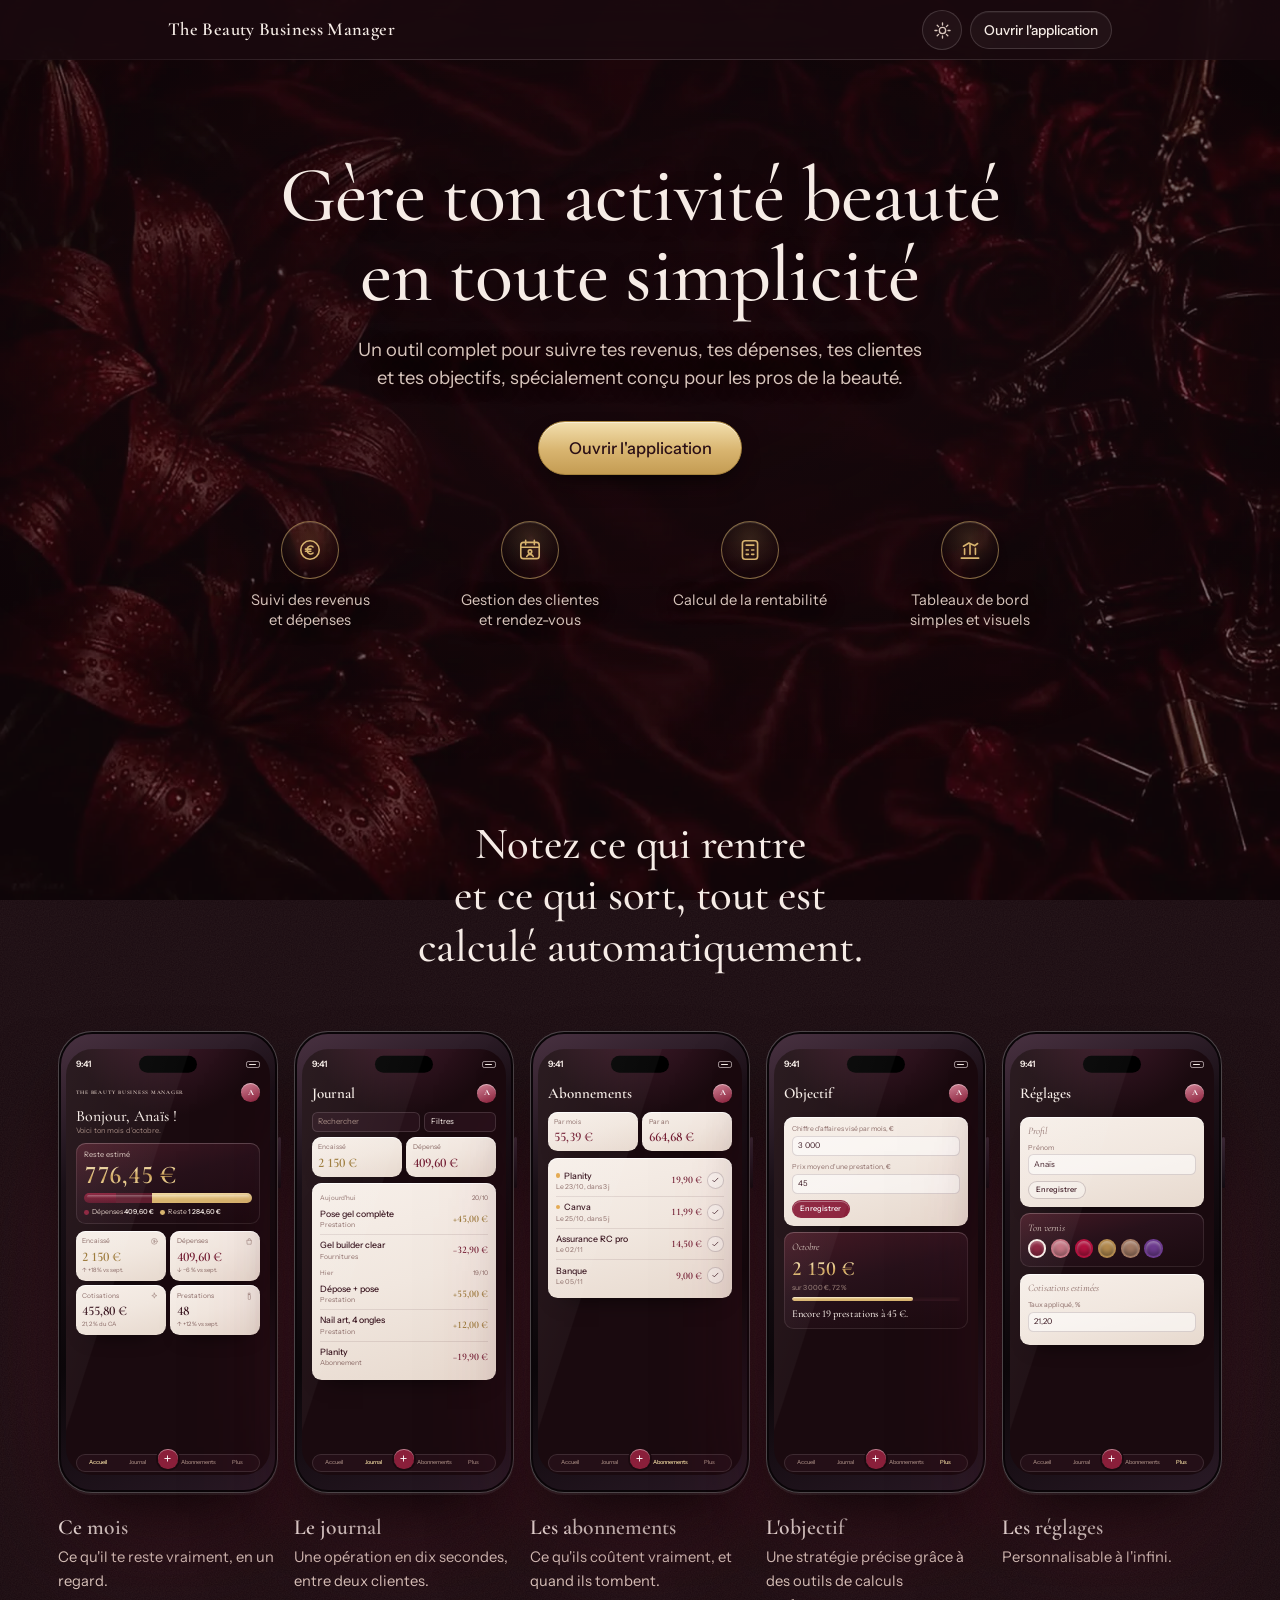
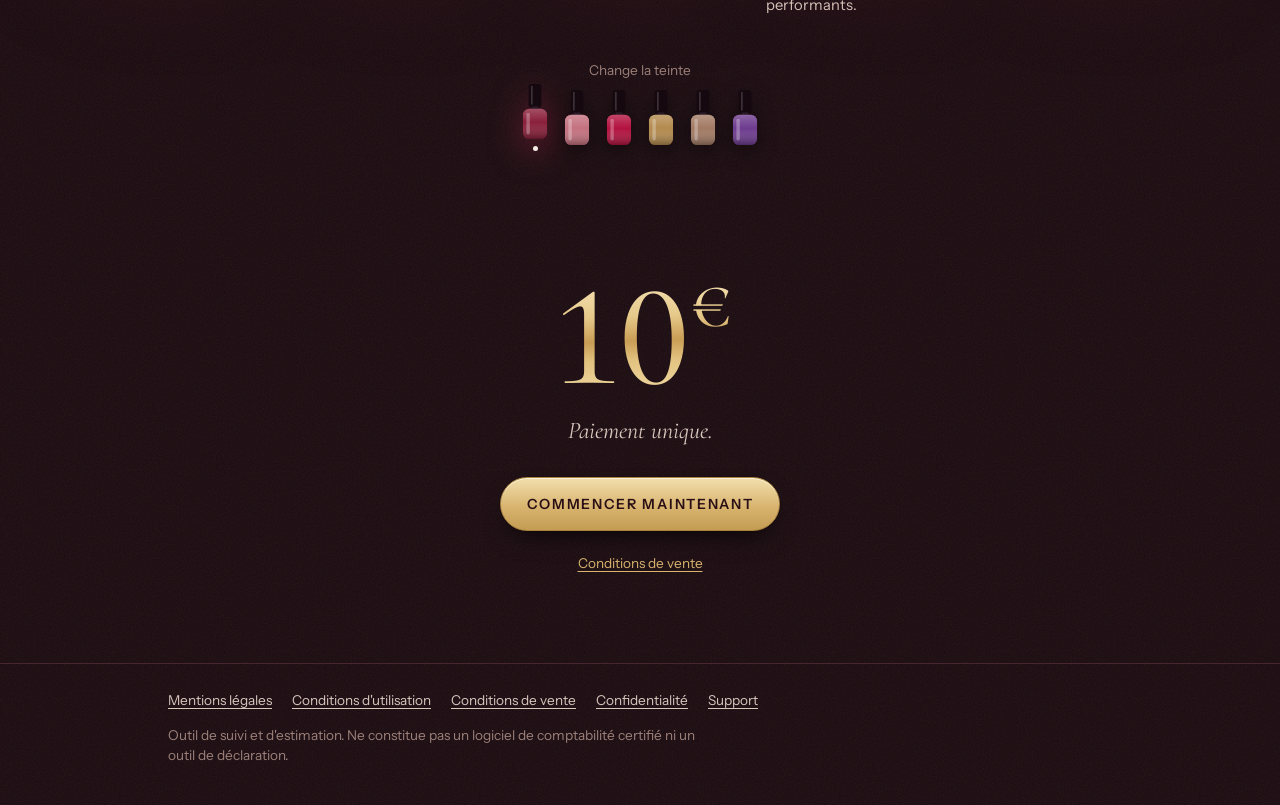
<file: index.html>
<!doctype html>
<html lang="fr">
<head>
<meta charset="utf-8">
<meta name="viewport" content="width=device-width, initial-scale=1, viewport-fit=cover">
<title>The Beauty Business Manager — gère ton activité beauté en toute simplicité</title>
<meta name="description" content="Un outil complet pour suivre tes revenus, tes dépenses, tes clientes et tes objectifs, spécialement conçu pour les pros de la beauté.">
<meta name="theme-color" content="#1a0a0f">
<script>try{var m=localStorage.getItem('bbm_mode');document.documentElement.dataset.mode=(m==='jour'||(m==='auto'&&matchMedia('(prefers-color-scheme: light)').matches))?'jour':'nuit'}catch(e){}</script>
<link rel="manifest" href="./manifest.webmanifest">
<link rel="icon" href="./icons/icon-192.png" type="image/png">
<link rel="preconnect" href="https://fonts.googleapis.com"><link rel="preconnect" href="https://fonts.gstatic.com" crossorigin><link href="https://fonts.googleapis.com/css2?family=Cormorant+Garamond:ital,wght@0,400;0,500;0,600;0,700;1,400;1,500&family=Instrument+Sans:wght@400;500;600&display=swap" rel="stylesheet">
<link rel="stylesheet" href="./css/style.css">
<link rel="stylesheet" href="./css/landing.css">
</head>
<body>
<svg width="0" height="0" style="position:absolute" aria-hidden="true"><defs>
  <linearGradient id="bottle-gloss" x1="0" y1="0" x2="0" y2="1">
    <stop offset="0" stop-color="#fff" stop-opacity=".22"/><stop offset=".45" stop-color="#fff" stop-opacity="0"/><stop offset="1" stop-color="#000" stop-opacity=".32"/>
  </linearGradient>
  <symbol id="f-revenus" viewBox="0 0 24 24"><circle cx="12" cy="12" r="8.5"/><path d="M14.8 9.2A3.2 3.2 0 0 0 9.4 11v2a3.2 3.2 0 0 0 5.4 1.8M7.8 11.2h5M7.8 13.2h5"/></symbol>
  <symbol id="f-clientes" viewBox="0 0 24 24"><rect x="3.5" y="5" width="17" height="15" rx="2.5"/><path d="M3.5 9.5h17M8 3v4M16 3v4"/><circle cx="12" cy="13.5" r="1.6"/><path d="M9 18c.6-1.3 1.6-2 3-2s2.4.7 3 2"/></symbol>
  <symbol id="f-rentabilite" viewBox="0 0 24 24"><rect x="5" y="3.5" width="14" height="17" rx="2.5"/><path d="M8.5 7.5h7M8.5 12h2M13.5 12h2M8.5 16h2M13.5 16h2"/></symbol>
  <symbol id="f-tableaux" viewBox="0 0 24 24"><path d="M4 19.5h16M7 16V11M12 16V7M17 16v-5.5"/><path d="M6 8.5l5-3 5.5 2.5 2.5-2"/></symbol>
  <symbol id="s-plus" viewBox="0 0 24 24"><path d="M12 5v14M5 12h14"/></symbol>
  <symbol id="s-check" viewBox="0 0 24 24"><path d="M5 12l4 4L19 6"/></symbol>
  <symbol id="s-in" viewBox="0 0 24 24"><circle cx="12" cy="12" r="8"/><path d="M12 8v8M9.5 10.5h3.8a1.7 1.7 0 0 1 0 3.4H10"/></symbol>
  <symbol id="s-out" viewBox="0 0 24 24"><path d="M6 9h12l-1 11H7zM9 9V7a3 3 0 0 1 6 0v2"/></symbol>
  <symbol id="s-rest" viewBox="0 0 24 24"><path d="M12 3l1.8 5.2L19 10l-5.2 1.8L12 17l-1.8-5.2L5 10l5.2-1.8z"/></symbol>
  <symbol id="s-bottle" viewBox="0 0 24 24"><path d="M10 3h4v4h-4zM10 7h4l1 3v9a2 2 0 0 1-2 2h-2a2 2 0 0 1-2-2v-9z"/></symbol>
</defs></svg>

<header class="app-header"><div class="container">
  <a class="brand" href="./index.html">The Beauty Business Manager</a>
  <div class="hdr-right"><button class="mode-toggle" data-mode-toggle type="button" aria-label="Passer en mode jour"><svg class="sun" viewBox="0 0 24 24" aria-hidden="true"><circle cx="12" cy="12" r="4"/><path d="M12 2.5v2.5M12 19v2.5M2.5 12H5M19 12h2.5M5.3 5.3l1.8 1.8M16.9 16.9l1.8 1.8M5.3 18.7l1.8-1.8M16.9 7.1l1.8-1.8"/></svg><svg class="moon" viewBox="0 0 24 24" aria-hidden="true"><path d="M20 14.5A8.5 8.5 0 0 1 9.5 4a8.5 8.5 0 1 0 10.5 10.5z"/></svg></button><a class="btn btn-ghost btn-sm" href="./app.html"><span class="full">Ouvrir l'application</span><span class="short">Ouvrir</span></a></div>
</div></header>

<main>
  <div class="hero-bg">
  <section class="hero container">
    <h1>Gère ton activité beauté en toute simplicité</h1>
    <p class="who">Un outil complet pour suivre tes revenus, tes dépenses, tes clientes et tes objectifs, spécialement conçu pour les pros de la beauté.</p>
    <a class="btn btn-gold btn-lg" href="./app.html">Ouvrir l'application</a>
    <ul class="features">
      <li><i><svg><use href="#f-revenus"/></svg></i><span>Suivi des revenus et dépenses</span></li>
      <li><i><svg><use href="#f-clientes"/></svg></i><span>Gestion des clientes et rendez-vous</span></li>
      <li><i><svg><use href="#f-rentabilite"/></svg></i><span>Calcul de la rentabilité</span></li>
      <li><i><svg><use href="#f-tableaux"/></svg></i><span>Tableaux de bord simples et visuels</span></li>
    </ul>
  </section>
  </div>

  <section class="claim container">
    <h2>Notez ce qui rentre et ce qui sort, tout est calculé automatiquement.</h2>
  </section>

  <section class="nuancier container" aria-label="Les écrans de l'application">
    <div class="rail">
      <figure>
        <div class="phone"><div class="screen">
          <div class="sb"><span>9:41</span><span class="island"></span><span class="ic"><b></b></span></div>
          <div class="s-top"><span class="s-brand">The Beauty Business Manager</span><span class="s-avatar">A</span></div>
          <div class="s-greet"><b>Bonjour, Anaïs !</b><small>Voici ton mois d'octobre.</small></div>
          <div class="s-card dark">
            <div class="s-lede">Reste estimé</div>
            <div class="s-value foil" id="demo-value">0 €</div>
            <div class="lacquer" id="demo-bar"><span class="seg-dep" style="width:0"></span><span class="seg-cot" style="width:0"></span><span class="seg-reste" style="width:0"></span></div>
            <div class="s-legend"><span style="--c:var(--laque)">Dépenses <b>409,60 €</b></span><span style="--c:var(--or)">Reste <b>1 284,60 €</b></span></div>
          </div>
          <div class="s-kpis">
            <div class="s-card s-kpi in"><div class="k">Encaissé <svg><use href="#s-in"/></svg></div><div class="v">2 150 €</div><div class="d">↑ +18 % vs sept.</div></div>
            <div class="s-card s-kpi out"><div class="k">Dépenses <svg><use href="#s-out"/></svg></div><div class="v">409,60 €</div><div class="d">↓ −6 % vs sept.</div></div>
            <div class="s-card s-kpi"><div class="k">Cotisations <svg><use href="#s-rest"/></svg></div><div class="v">455,80 €</div><div class="d">21,2 % du CA</div></div>
            <div class="s-card s-kpi"><div class="k">Prestations <svg><use href="#s-bottle"/></svg></div><div class="v">48</div><div class="d">↑ +12 % vs sept.</div></div>
          </div>
          <nav class="s-tabs2"><span class="on">Accueil</span><span>Journal</span><span class="plus"><svg><use href="#s-plus"/></svg></span><span>Abonnements</span><span>Plus</span></nav>
        </div></div>
        <figcaption><b>Ce mois</b><span>Ce qu'il te reste vraiment, en un regard.</span></figcaption>
      </figure>

      <figure>
        <div class="phone"><div class="screen">
          <div class="sb"><span>9:41</span><span class="island"></span><span class="ic"><b></b></span></div>
          <div class="s-top"><b class="s-title">Journal</b><span class="s-avatar">A</span></div>
          <div class="s-filters"><div class="s-input ph">Rechercher</div><div class="s-input">Filtres</div></div>
          <div class="s-kpis" style="margin-top:.6em"><div class="s-card s-kpi in"><div class="k">Encaissé</div><div class="v">2 150 €</div></div><div class="s-card s-kpi out"><div class="k">Dépensé</div><div class="v">409,60 €</div></div></div>
          <div class="s-card">
            <div class="s-day"><span>Aujourd'hui</span><span>20/10</span></div>
            <div class="s-item"><div class="t"><b>Pose gel complète</b><small>Prestation</small></div><div class="a in">+45,00 €</div></div>
            <div class="s-item"><div class="t"><b>Gel builder clear</b><small>Fournitures</small></div><div class="a out">−32,90 €</div></div>
            <div class="s-day"><span>Hier</span><span>19/10</span></div>
            <div class="s-item"><div class="t"><b>Dépose + pose</b><small>Prestation</small></div><div class="a in">+55,00 €</div></div>
            <div class="s-item"><div class="t"><b>Nail art, 4 ongles</b><small>Prestation</small></div><div class="a in">+12,00 €</div></div>
            <div class="s-item"><div class="t"><b>Planity</b><small>Abonnement</small></div><div class="a out">−19,90 €</div></div>
          </div>
          <nav class="s-tabs2"><span>Accueil</span><span class="on">Journal</span><span class="plus"><svg><use href="#s-plus"/></svg></span><span>Abonnements</span><span>Plus</span></nav>
        </div></div>
        <figcaption><b>Le journal</b><span>Une opération en dix secondes, entre deux clientes.</span></figcaption>
      </figure>

      <figure>
        <div class="phone"><div class="screen">
          <div class="sb"><span>9:41</span><span class="island"></span><span class="ic"><b></b></span></div>
          <div class="s-top"><b class="s-title">Abonnements</b><span class="s-avatar">A</span></div>
          <div class="s-kpis" style="margin-top:.2em"><div class="s-card s-kpi out"><div class="k">Par mois</div><div class="v">55,39 €</div></div><div class="s-card s-kpi out"><div class="k">Par an</div><div class="v">664,68 €</div></div></div>
          <div class="s-card">
            <div class="s-item due"><div class="t"><b>Planity</b><small>Le 23/10, dans 3 j</small></div><div class="a out">19,90 €</div><span class="ck"><svg><use href="#s-check"/></svg></span></div>
            <div class="s-item due"><div class="t"><b>Canva</b><small>Le 25/10, dans 5 j</small></div><div class="a out">11,99 €</div><span class="ck"><svg><use href="#s-check"/></svg></span></div>
            <div class="s-item"><div class="t"><b>Assurance RC pro</b><small>Le 02/11</small></div><div class="a out">14,50 €</div><span class="ck"><svg><use href="#s-check"/></svg></span></div>
            <div class="s-item"><div class="t"><b>Banque</b><small>Le 05/11</small></div><div class="a out">9,00 €</div><span class="ck"><svg><use href="#s-check"/></svg></span></div>
          </div>
          <nav class="s-tabs2"><span>Accueil</span><span>Journal</span><span class="plus"><svg><use href="#s-plus"/></svg></span><span class="on">Abonnements</span><span>Plus</span></nav>
        </div></div>
        <figcaption><b>Les abonnements</b><span>Ce qu'ils coûtent vraiment, et quand ils tombent.</span></figcaption>
      </figure>

      <figure>
        <div class="phone"><div class="screen">
          <div class="sb"><span>9:41</span><span class="island"></span><span class="ic"><b></b></span></div>
          <div class="s-top"><b class="s-title">Objectif</b><span class="s-avatar">A</span></div>
          <div class="s-card">
            <div class="s-field"><label>Chiffre d'affaires visé par mois, €</label><div class="s-input">3 000</div></div>
            <div class="s-field"><label>Prix moyen d'une prestation, €</label><div class="s-input">45</div></div>
            <span class="s-btn pri">Enregistrer</span>
          </div>
          <div class="s-card dark">
            <div class="s-h3">Octobre</div>
            <div class="s-value foil" style="font-size:2.3em">2 150 €</div>
            <div class="s-note">sur 3 000 €, 72 %</div>
            <div class="progress"><span style="width:72%"></span></div>
            <div class="s-line">Encore 19 prestations à 45 €.</div>
          </div>
          <nav class="s-tabs2"><span>Accueil</span><span>Journal</span><span class="plus"><svg><use href="#s-plus"/></svg></span><span>Abonnements</span><span class="on">Plus</span></nav>
        </div></div>
        <figcaption><b>L'objectif</b><span>Une stratégie précise grâce à des outils de calculs performants.</span></figcaption>
      </figure>

      <figure>
        <div class="phone"><div class="screen">
          <div class="sb"><span>9:41</span><span class="island"></span><span class="ic"><b></b></span></div>
          <div class="s-top"><b class="s-title">Réglages</b><span class="s-avatar">A</span></div>
          <div class="s-card">
            <div class="s-h3">Profil</div>
            <div class="s-field"><label>Prénom</label><div class="s-input">Anaïs</div></div>
            <span class="s-btn">Enregistrer</span>
          </div>
          <div class="s-card dark">
            <div class="s-h3">Ton vernis</div>
            <div class="s-swatches"><span class="s-sw on" style="--c:#8a1f3a"></span><span class="s-sw" style="--c:#c4717f"></span><span class="s-sw" style="--c:#b3123f"></span><span class="s-sw" style="--c:#b38a4e"></span><span class="s-sw" style="--c:#a27a64"></span><span class="s-sw" style="--c:#6d3b8f"></span></div>
          </div>
          <div class="s-card">
            <div class="s-h3">Cotisations estimées</div>
            <div class="s-field"><label>Taux appliqué, %</label><div class="s-input">21,20</div></div>
          </div>
          <nav class="s-tabs2"><span>Accueil</span><span>Journal</span><span class="plus"><svg><use href="#s-plus"/></svg></span><span>Abonnements</span><span class="on">Plus</span></nav>
        </div></div>
        <figcaption><b>Les réglages</b><span>Personnalisable à l'infini.</span></figcaption>
      </figure>
    </div>
    <p class="hint">Faites défiler</p>

    <div class="vernis" role="group" aria-label="Changer la teinte">
      <span class="cap">Change la teinte</span>
      <div class="bottles">
        <button class="bottle active" data-theme="bordeaux" style="--c:#8a1f3a" title="Bordeaux" aria-label="Bordeaux"><svg viewBox="0 0 52 96" aria-hidden="true"><rect x="15" y="0" width="22" height="41" rx="5" fill="#15090f"/><rect x="19" y="3" width="3" height="33" rx="1.5" fill="#fff" opacity=".16"/><rect x="20" y="39" width="12" height="6" fill="#2a1a26"/><rect x="5" y="43" width="42" height="53" rx="11" style="fill:var(--c)"/><rect x="5" y="43" width="42" height="53" rx="11" fill="url(#bottle-gloss)"/><rect x="11" y="50" width="6" height="38" rx="3" fill="#fff" opacity=".28"/></svg><i></i></button>
        <button class="bottle" data-theme="rose" style="--c:#c4717f" title="Rose poudré" aria-label="Rose poudré"><svg viewBox="0 0 52 96" aria-hidden="true"><rect x="15" y="0" width="22" height="41" rx="5" fill="#15090f"/><rect x="19" y="3" width="3" height="33" rx="1.5" fill="#fff" opacity=".16"/><rect x="20" y="39" width="12" height="6" fill="#2a1a26"/><rect x="5" y="43" width="42" height="53" rx="11" style="fill:var(--c)"/><rect x="5" y="43" width="42" height="53" rx="11" fill="url(#bottle-gloss)"/><rect x="11" y="50" width="6" height="38" rx="3" fill="#fff" opacity=".28"/></svg><i></i></button>
        <button class="bottle" data-theme="laque" style="--c:#b3123f" title="Rouge laque" aria-label="Rouge laque"><svg viewBox="0 0 52 96" aria-hidden="true"><rect x="15" y="0" width="22" height="41" rx="5" fill="#15090f"/><rect x="19" y="3" width="3" height="33" rx="1.5" fill="#fff" opacity=".16"/><rect x="20" y="39" width="12" height="6" fill="#2a1a26"/><rect x="5" y="43" width="42" height="53" rx="11" style="fill:var(--c)"/><rect x="5" y="43" width="42" height="53" rx="11" fill="url(#bottle-gloss)"/><rect x="11" y="50" width="6" height="38" rx="3" fill="#fff" opacity=".28"/></svg><i></i></button>
        <button class="bottle" data-theme="champagne" style="--c:#b38a4e" title="Champagne" aria-label="Champagne"><svg viewBox="0 0 52 96" aria-hidden="true"><rect x="15" y="0" width="22" height="41" rx="5" fill="#15090f"/><rect x="19" y="3" width="3" height="33" rx="1.5" fill="#fff" opacity=".16"/><rect x="20" y="39" width="12" height="6" fill="#2a1a26"/><rect x="5" y="43" width="42" height="53" rx="11" style="fill:var(--c)"/><rect x="5" y="43" width="42" height="53" rx="11" fill="url(#bottle-gloss)"/><rect x="11" y="50" width="6" height="38" rx="3" fill="#fff" opacity=".28"/></svg><i></i></button>
        <button class="bottle" data-theme="nude" style="--c:#a27a64" title="Nude" aria-label="Nude"><svg viewBox="0 0 52 96" aria-hidden="true"><rect x="15" y="0" width="22" height="41" rx="5" fill="#15090f"/><rect x="19" y="3" width="3" height="33" rx="1.5" fill="#fff" opacity=".16"/><rect x="20" y="39" width="12" height="6" fill="#2a1a26"/><rect x="5" y="43" width="42" height="53" rx="11" style="fill:var(--c)"/><rect x="5" y="43" width="42" height="53" rx="11" fill="url(#bottle-gloss)"/><rect x="11" y="50" width="6" height="38" rx="3" fill="#fff" opacity=".28"/></svg><i></i></button>
        <button class="bottle" data-theme="prune" style="--c:#6d3b8f" title="Prune" aria-label="Prune"><svg viewBox="0 0 52 96" aria-hidden="true"><rect x="15" y="0" width="22" height="41" rx="5" fill="#15090f"/><rect x="19" y="3" width="3" height="33" rx="1.5" fill="#fff" opacity=".16"/><rect x="20" y="39" width="12" height="6" fill="#2a1a26"/><rect x="5" y="43" width="42" height="53" rx="11" style="fill:var(--c)"/><rect x="5" y="43" width="42" height="53" rx="11" fill="url(#bottle-gloss)"/><rect x="11" y="50" width="6" height="38" rx="3" fill="#fff" opacity=".28"/></svg><i></i></button>
      </div>
    </div>
  </section>

  <section class="offer container">
    <div class="amount foil">10<small>€</small></div>
    <p class="once">Paiement unique.</p>
    <a class="btn btn-gold btn-lg btn-caps" href="./app.html">Commencer maintenant</a>
    <p class="fine"><a href="./legal/cgv.html">Conditions de vente</a></p>
  </section>
</main>

<footer class="footer"><div class="container">
  <nav><a href="./legal/mentions-legales.html">Mentions légales</a><a href="./legal/cgu.html">Conditions d'utilisation</a><a href="./legal/cgv.html">Conditions de vente</a><a href="./legal/confidentialite.html">Confidentialité</a><a href="./support.html">Support</a></nav>
  <p>Outil de suivi et d'estimation. Ne constitue pas un logiciel de comptabilité certifié ni un outil de déclaration.</p>
</div></footer>
<script src="./js/common.js"></script>
<script src="./js/landing.js"></script>
</body>
</html>
</file>
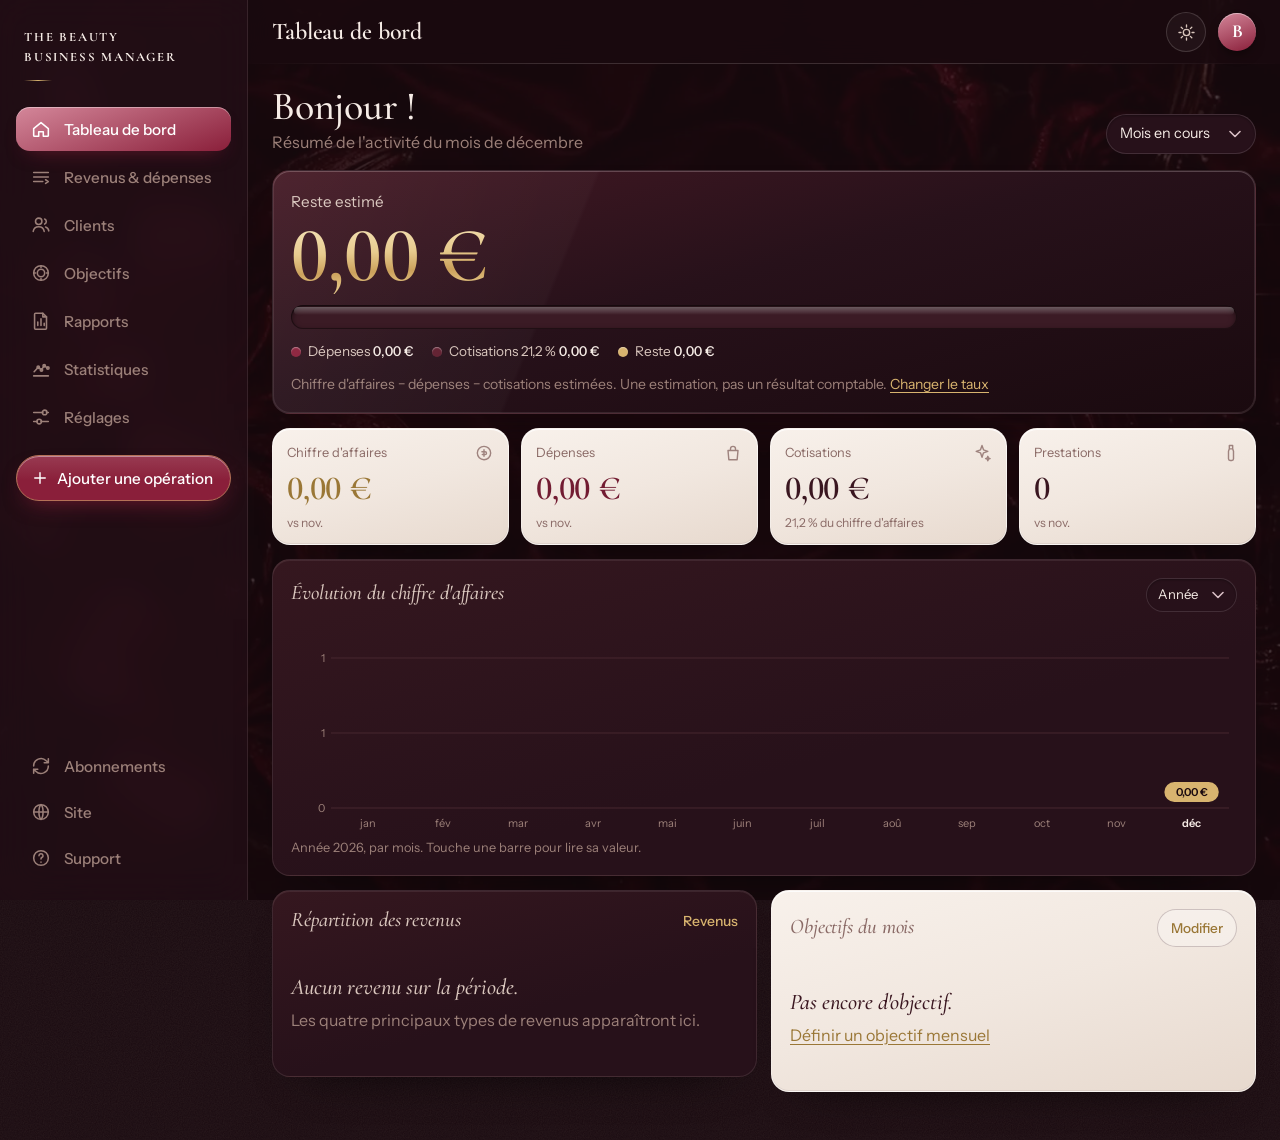
<file: app.html>
<!doctype html>
<html lang="fr">
<head>
<meta charset="utf-8">
<meta name="viewport" content="width=device-width, initial-scale=1, viewport-fit=cover">
<title>Mon espace — The Beauty Business Manager</title>
<meta name="theme-color" content="#1a0a0f">
<script>try{var m=localStorage.getItem('bbm_mode');document.documentElement.dataset.mode=(m==='jour'||(m==='auto'&&matchMedia('(prefers-color-scheme: light)').matches))?'jour':'nuit'}catch(e){}</script>
<meta name="apple-mobile-web-app-capable" content="yes">
<meta name="mobile-web-app-capable" content="yes">
<meta name="apple-mobile-web-app-status-bar-style" content="black-translucent">
<meta name="apple-mobile-web-app-title" content="BBM">
<link rel="manifest" href="./manifest.webmanifest">
<link rel="apple-touch-icon" href="./icons/icon-180.png">
<link rel="icon" href="./icons/icon-192.png" type="image/png">
<link rel="preconnect" href="https://fonts.googleapis.com"><link rel="preconnect" href="https://fonts.gstatic.com" crossorigin><link href="https://fonts.googleapis.com/css2?family=Cormorant+Garamond:ital,wght@0,400;0,500;0,600;0,700;1,400;1,500&family=Instrument+Sans:wght@400;500;600&display=swap" rel="stylesheet">
<link rel="stylesheet" href="./css/style.css">
</head>
<body class="is-app">
<svg width="0" height="0" style="position:absolute" aria-hidden="true"><defs>
  <symbol id="i-home" viewBox="0 0 24 24"><path d="M4 11.5 12 5l8 6.5V19a1 1 0 0 1-1 1h-4.5v-5h-5v5H5a1 1 0 0 1-1-1z"/></symbol>
  <symbol id="i-journal" viewBox="0 0 24 24"><path d="M6 4h12a1 1 0 0 1 1 1v15H7a2 2 0 0 1-2-2V5a1 1 0 0 1 1-1zM9 8h6M9 12h6M9 16h3"/></symbol>
  <symbol id="i-subs" viewBox="0 0 24 24"><path d="M4 12a8 8 0 0 1 13.7-5.7L20 8.5M20 4v4.5h-4.5M20 12a8 8 0 0 1-13.7 5.7L4 15.5M4 20v-4.5h4.5"/></symbol>
  <symbol id="i-goal" viewBox="0 0 24 24"><circle cx="12" cy="12" r="8"/><circle cx="12" cy="12" r="4"/><path d="M12 4v2M12 18v2M4 12h2M18 12h2"/></symbol>
  <symbol id="i-settings" viewBox="0 0 24 24"><path d="M4 7h10M18 7h2M4 17h4M12 17h8"/><circle cx="16" cy="7" r="2.5"/><circle cx="10" cy="17" r="2.5"/></symbol>
  <symbol id="i-more" viewBox="0 0 24 24"><circle cx="6" cy="12" r="1.6"/><circle cx="12" cy="12" r="1.6"/><circle cx="18" cy="12" r="1.6"/></symbol>
  <symbol id="i-plus" viewBox="0 0 24 24"><path d="M12 5v14M5 12h14"/></symbol>
  <symbol id="i-in" viewBox="0 0 24 24"><circle cx="12" cy="12" r="8"/><path d="M12 8v8M9.5 10.5h3.8a1.7 1.7 0 0 1 0 3.4H10"/></symbol>
  <symbol id="i-out" viewBox="0 0 24 24"><path d="M6 9h12l-1 11H7zM9 9V7a3 3 0 0 1 6 0v2"/></symbol>
  <symbol id="i-rest" viewBox="0 0 24 24"><path d="M12 3l1.8 5.2L19 10l-5.2 1.8L12 17l-1.8-5.2L5 10l5.2-1.8zM19 16l.7 2 2 .7-2 .7-.7 2-.7-2-2-.7 2-.7z"/></symbol>
  <symbol id="i-bottle" viewBox="0 0 24 24"><path d="M10 3h4v4h-4zM10 7h4l1 3v9a2 2 0 0 1-2 2h-2a2 2 0 0 1-2-2v-9z"/></symbol>
  <symbol id="i-export" viewBox="0 0 24 24"><path d="M12 4v11M8 11l4 4 4-4M5 19h14"/></symbol>
  <symbol id="i-site" viewBox="0 0 24 24"><circle cx="12" cy="12" r="8"/><path d="M4 12h16M12 4c3 3 3 13 0 16M12 4c-3 3-3 13 0 16"/></symbol>
  <symbol id="i-help" viewBox="0 0 24 24"><circle cx="12" cy="12" r="8"/><path d="M9.8 9.5a2.2 2.2 0 1 1 3.1 2c-.7.4-.9.8-.9 1.5M12 16.5h.01"/></symbol>
  <symbol id="i-check" viewBox="0 0 24 24"><path d="M5 12l4 4L19 6"/></symbol>
  <symbol id="i-edit" viewBox="0 0 24 24"><path d="M4 20h4l10-10-4-4L4 16v4zM13 7l4 4"/></symbol>
  <symbol id="i-del" viewBox="0 0 24 24"><path d="M5 7h14M9 7V4h6v3M7 7l1 13h8l1-13"/></symbol>
  <symbol id="i-search" viewBox="0 0 24 24"><circle cx="11" cy="11" r="6"/><path d="M20 20l-4.5-4.5"/></symbol>
  <symbol id="i-filter" viewBox="0 0 24 24"><path d="M4 6h16M7 12h10M10 18h4"/></symbol>
  <symbol id="i-ops" viewBox="0 0 24 24"><path d="M4 7h16M4 12h16M4 17h10"/><path d="M17 15l3 2-3 2"/></symbol>
  <symbol id="i-clients" viewBox="0 0 24 24"><circle cx="9.5" cy="8" r="3.5"/><path d="M3.5 19c.6-3.4 3-5 6-5s5.4 1.6 6 5M16 5.5a3 3 0 0 1 0 5.5M20.5 18.5c-.3-2.4-1.6-3.8-3.5-4.4"/></symbol>
  <symbol id="i-report" viewBox="0 0 24 24"><path d="M6 3.5h8l4 4V20a1 1 0 0 1-1 1H6a1 1 0 0 1-1-1V4.5a1 1 0 0 1 1-1z"/><path d="M14 3.5v4h4M8.5 17v-4M12 17V9.5M15.5 17v-2.5"/></symbol>
  <symbol id="i-phone" viewBox="0 0 24 24"><path d="M6.5 3.5h3l1.5 4-2 1.5a11 11 0 0 0 6 6l1.5-2 4 1.5v3a2 2 0 0 1-2 2A15 15 0 0 1 4.5 5.5a2 2 0 0 1 2-2z"/></symbol>
  <symbol id="i-mail" viewBox="0 0 24 24"><rect x="3.5" y="5.5" width="17" height="13" rx="2"/><path d="M4 7l8 6 8-6"/></symbol>
  <symbol id="i-back" viewBox="0 0 24 24"><path d="M15 5l-7 7 7 7"/></symbol>
  <symbol id="i-pdf" viewBox="0 0 24 24"><path d="M6 3.5h8l4 4V20a1 1 0 0 1-1 1H6a1 1 0 0 1-1-1V4.5a1 1 0 0 1 1-1z"/><path d="M14 3.5v4h4M8 15h8M8 11.5h5"/></symbol>
  <symbol id="i-up" viewBox="0 0 24 24"><path d="M12 19V5M6 11l6-6 6 6"/></symbol>
  <symbol id="i-down" viewBox="0 0 24 24"><path d="M12 5v14M6 13l6 6 6-6"/></symbol>
  <symbol id="i-chev" viewBox="0 0 24 24"><path d="M9 5l7 7-7 7"/></symbol>
  <symbol id="i-stats" viewBox="0 0 24 24"><path d="M4 19.5h16"/><path d="M4.5 15l4.5-5 3.5 3 3-4.5 4 2.5"/><circle cx="9" cy="10" r="1.3"/><circle cx="12.5" cy="13" r="1.3"/><circle cx="15.5" cy="8.5" r="1.3"/><circle cx="19.5" cy="11" r="1.3"/></symbol>
</defs></svg>

<div class="shell">
  <aside class="side" aria-label="Navigation">
    <a class="logo" href="./app.html"><span>The Beauty</span><span>Business Manager</span></a>
    <nav class="side-nav">
      <a href="./app.html" data-route="/app"><svg><use href="#i-home"/></svg><span class="l">Tableau de bord</span><span class="s">Tableau</span></a>
      <a href="./app.html#operations" data-route="/app/operations"><svg><use href="#i-ops"/></svg><span class="l">Revenus &amp; dépenses</span><span class="s">Revenus</span></a>
      <a href="./app.html#clients" data-route="/app/clients"><svg><use href="#i-clients"/></svg><span>Clients</span></a>
      <a href="./app.html#objectifs" data-route="/app/objectifs"><svg><use href="#i-goal"/></svg><span>Objectifs</span></a>
      <a href="./app.html#rapports" data-route="/app/rapports"><svg><use href="#i-report"/></svg><span>Rapports</span></a>
      <a href="./app.html#statistiques" data-route="/app/statistiques"><svg><use href="#i-stats"/></svg><span class="l">Statistiques</span><span class="s">Stats</span></a>
      <a href="./app.html#parametres" data-route="/app/parametres"><svg><use href="#i-settings"/></svg><span>Réglages</span></a>
    </nav>
    <button class="btn btn-primary side-add" id="side-add"><svg class="ico"><use href="#i-plus"/></svg><span>Ajouter une opération</span></button>
    <div class="side-foot">
      <a href="./app.html#abonnements" data-route="/app/abonnements"><svg><use href="#i-subs"/></svg><span>Abonnements</span></a>
      <a href="./index.html"><svg><use href="#i-site"/></svg><span>Site</span></a>
      <a href="./support.html"><svg><use href="#i-help"/></svg><span>Support</span></a>
    </div>
  </aside>

  <div class="page">
    <header class="top">
      <a class="top-brand" href="./app.html">The Beauty Business Manager</a>
      <h1 class="top-title" id="page-title">Tableau de bord</h1>
      <button class="mode-toggle" data-mode-toggle type="button" aria-label="Passer en mode jour"><svg class="sun" viewBox="0 0 24 24" aria-hidden="true"><circle cx="12" cy="12" r="4"/><path d="M12 2.5v2.5M12 19v2.5M2.5 12H5M19 12h2.5M5.3 5.3l1.8 1.8M16.9 16.9l1.8 1.8M5.3 18.7l1.8-1.8M16.9 7.1l1.8-1.8"/></svg><svg class="moon" viewBox="0 0 24 24" aria-hidden="true"><path d="M20 14.5A8.5 8.5 0 0 1 9.5 4a8.5 8.5 0 1 0 10.5 10.5z"/></svg></button>
      <a class="avatar" id="avatar" href="./app.html#parametres" title="Réglages" aria-label="Réglages"></a>
    </header>
    <main class="app-main" id="view"><div class="empty">Chargement…</div></main>
  </div>
</div>

<nav class="tabbar" aria-label="Navigation">
  <a href="./app.html" data-route="/app"><svg><use href="#i-home"/></svg><span>Tableau<br>de bord</span></a>
  <a href="./app.html#operations" data-route="/app/operations"><svg><use href="#i-ops"/></svg><span>Revenus &amp;<br>dépenses</span></a>
  <button class="tab-add" id="fab" title="Ajouter une opération" aria-label="Ajouter une opération"><svg><use href="#i-plus"/></svg></button>
  <a href="./app.html#clients" data-route="/app/clients"><svg><use href="#i-clients"/></svg><span>Clients</span></a>
  <button id="tab-more" class="tab-more" aria-label="Plus"><svg><use href="#i-more"/></svg><span>Plus</span></button>
</nav>
<div id="modal-root"></div>

<script src="./js/calc.js"></script>
<script src="./js/common.js"></script>
<script src="./js/local-api.js"></script>
<script src="./js/pdf.js"></script>
<script src="./js/charts.js"></script>
<script src="./js/app.js"></script>
<script>if ('serviceWorker' in navigator && location.protocol.startsWith('http')) navigator.serviceWorker.register('./sw.js').catch(() => {});</script>
</body>
</html>
</file>
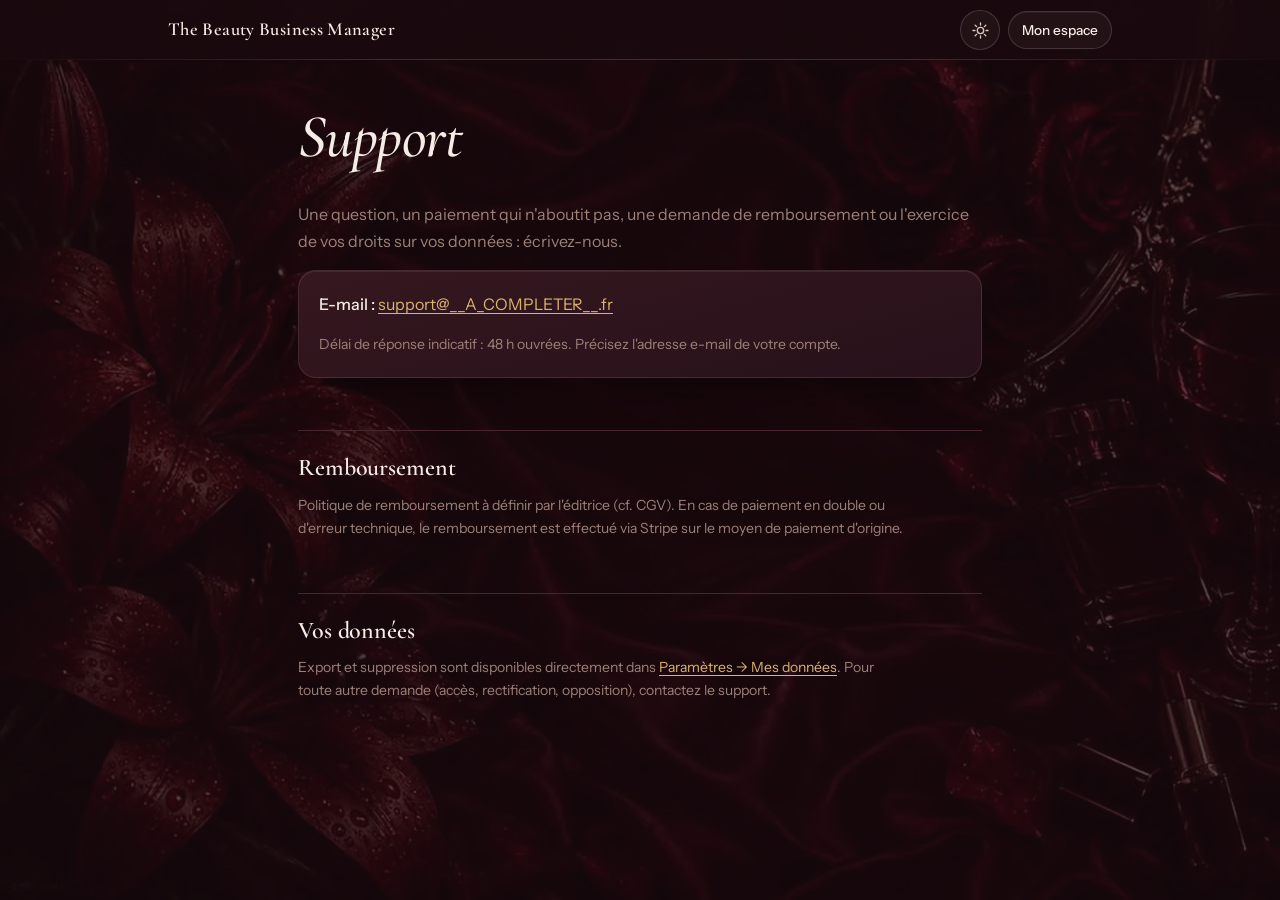
<file: support.html>
<!doctype html>
<html lang="fr">
<head>
<meta charset="utf-8"><meta name="viewport" content="width=device-width, initial-scale=1"><meta name="theme-color" content="#1a0a0f"><script>try{var m=localStorage.getItem('bbm_mode');document.documentElement.dataset.mode=(m==='jour'||(m==='auto'&&matchMedia('(prefers-color-scheme: light)').matches))?'jour':'nuit'}catch(e){}</script>
<title>Support — The Beauty Business Manager</title>
<link rel="preconnect" href="https://fonts.googleapis.com"><link rel="preconnect" href="https://fonts.gstatic.com" crossorigin><link href="https://fonts.googleapis.com/css2?family=Cormorant+Garamond:ital,wght@0,400;0,500;0,600;0,700;1,400;1,500&family=Instrument+Sans:wght@400;500;600&display=swap" rel="stylesheet">
<link rel="stylesheet" href="./css/style.css">
</head>
<body class="is-page">
<header class="app-header"><div class="container"><a class="brand" href="./index.html">The Beauty Business Manager</a><div class="hdr-right"><button class="mode-toggle" data-mode-toggle type="button" aria-label="Passer en mode jour"><svg class="sun" viewBox="0 0 24 24" aria-hidden="true"><circle cx="12" cy="12" r="4"/><path d="M12 2.5v2.5M12 19v2.5M2.5 12H5M19 12h2.5M5.3 5.3l1.8 1.8M16.9 16.9l1.8 1.8M5.3 18.7l1.8-1.8M16.9 7.1l1.8-1.8"/></svg><svg class="moon" viewBox="0 0 24 24" aria-hidden="true"><path d="M20 14.5A8.5 8.5 0 0 1 9.5 4a8.5 8.5 0 1 0 10.5 10.5z"/></svg></button><a class="btn btn-ghost btn-sm" href="./app.html">Mon espace</a></div></div></header>
<main class="legal">
  <h1>Support</h1>
  <p class="muted">Une question, un paiement qui n'aboutit pas, une demande de remboursement ou l'exercice de vos droits sur vos données : écrivez-nous.</p>
  <div class="panel">
    <p><strong>E-mail :</strong> <a href="mailto:support@__A_COMPLETER__.fr">support@__A_COMPLETER__.fr</a></p>
    <p class="small muted">Délai de réponse indicatif : 48 h ouvrées. Précisez l'adresse e-mail de votre compte.</p>
  </div>
  <h2>Remboursement</h2>
  <p class="muted small">Politique de remboursement à définir par l'éditrice (cf. CGV). En cas de paiement en double ou d'erreur technique, le remboursement est effectué via Stripe sur le moyen de paiement d'origine.</p>
  <h2>Vos données</h2>
  <p class="muted small">Export et suppression sont disponibles directement dans <a href="./app.html#parametres">Paramètres → Mes données</a>. Pour toute autre demande (accès, rectification, opposition), contactez le support.</p>
</main>
<script src="./js/common.js"></script>
</body>
</html>
</file>
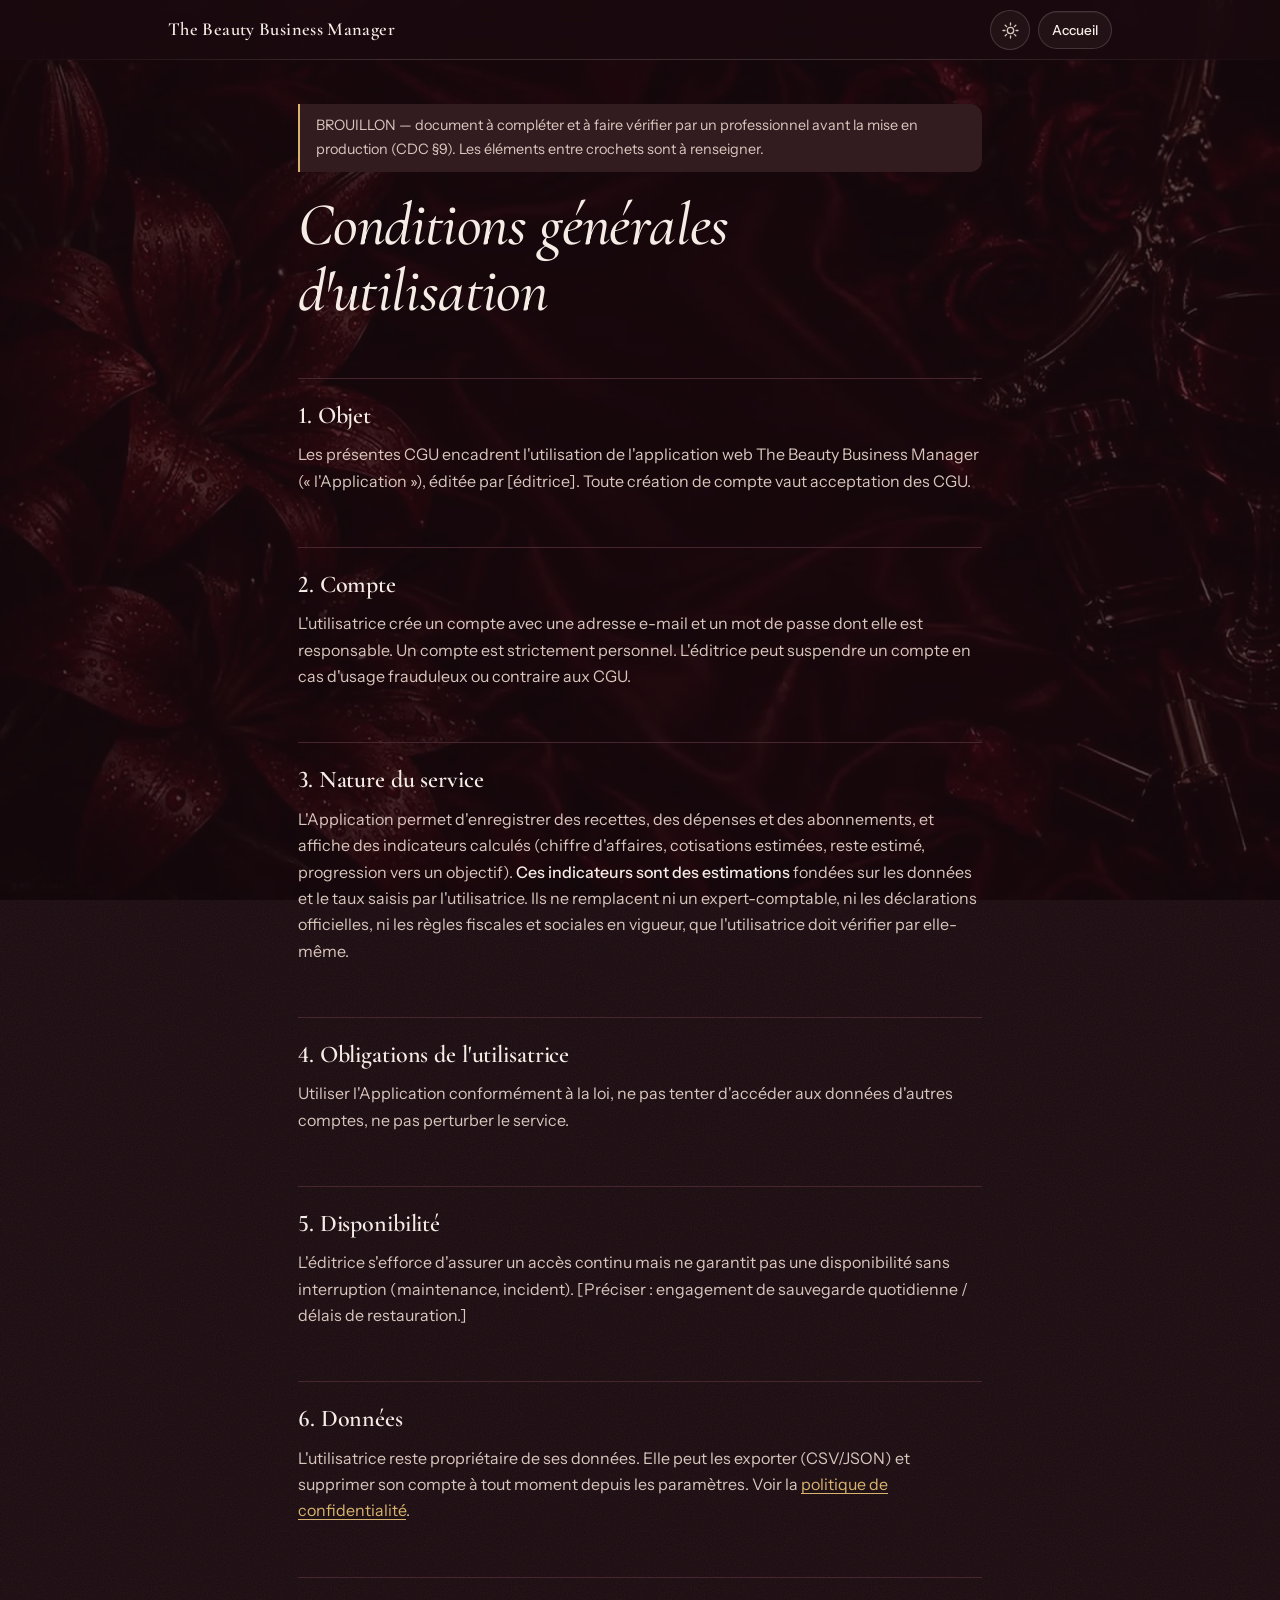
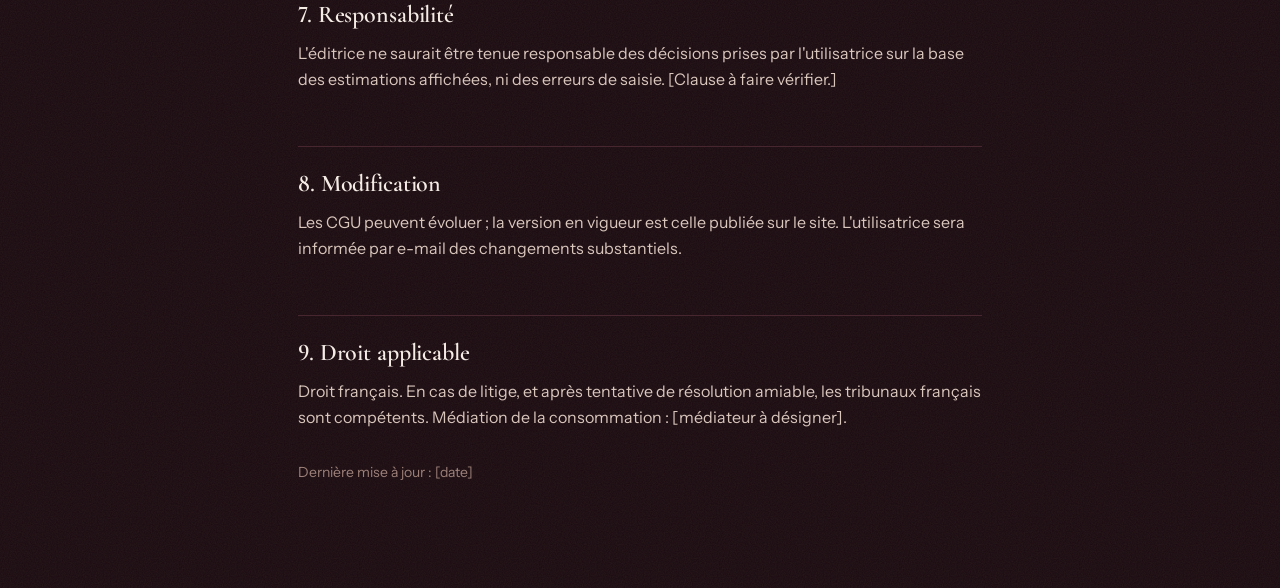
<file: legal/cgu.html>
<!doctype html>
<html lang="fr"><head><meta charset="utf-8"><meta name="viewport" content="width=device-width, initial-scale=1"><meta name="theme-color" content="#1a0a0f"><script>try{var m=localStorage.getItem('bbm_mode');document.documentElement.dataset.mode=(m==='jour'||(m==='auto'&&matchMedia('(prefers-color-scheme: light)').matches))?'jour':'nuit'}catch(e){}</script><title>Conditions générales d'utilisation — The Beauty Business Manager</title>
<link rel="preconnect" href="https://fonts.googleapis.com"><link rel="preconnect" href="https://fonts.gstatic.com" crossorigin><link href="https://fonts.googleapis.com/css2?family=Cormorant+Garamond:ital,wght@0,400;0,500;0,600;0,700;1,400;1,500&family=Instrument+Sans:wght@400;500;600&display=swap" rel="stylesheet"><link rel="stylesheet" href="../css/style.css"></head>
<body class="is-page"><header class="app-header"><div class="container"><a class="brand" href="../index.html">The Beauty Business Manager</a><div class="hdr-right"><button class="mode-toggle" data-mode-toggle type="button" aria-label="Passer en mode jour"><svg class="sun" viewBox="0 0 24 24" aria-hidden="true"><circle cx="12" cy="12" r="4"/><path d="M12 2.5v2.5M12 19v2.5M2.5 12H5M19 12h2.5M5.3 5.3l1.8 1.8M16.9 16.9l1.8 1.8M5.3 18.7l1.8-1.8M16.9 7.1l1.8-1.8"/></svg><svg class="moon" viewBox="0 0 24 24" aria-hidden="true"><path d="M20 14.5A8.5 8.5 0 0 1 9.5 4a8.5 8.5 0 1 0 10.5 10.5z"/></svg></button><a class="btn btn-ghost btn-sm" href="../index.html">Accueil</a></div></div></header>
<main class="legal"><div class="notice" style="margin-bottom:20px">BROUILLON — document à compléter et à faire vérifier par un professionnel avant la mise en production (CDC §9). Les éléments entre crochets sont à renseigner.</div>
<h1>Conditions générales d'utilisation</h1>
<h2>1. Objet</h2><p>Les présentes CGU encadrent l'utilisation de l'application web The Beauty Business Manager (« l'Application »), éditée par [éditrice]. Toute création de compte vaut acceptation des CGU.</p>
<h2>2. Compte</h2><p>L'utilisatrice crée un compte avec une adresse e-mail et un mot de passe dont elle est responsable. Un compte est strictement personnel. L'éditrice peut suspendre un compte en cas d'usage frauduleux ou contraire aux CGU.</p>
<h2>3. Nature du service</h2><p>L'Application permet d'enregistrer des recettes, des dépenses et des abonnements, et affiche des indicateurs calculés (chiffre d'affaires, cotisations estimées, reste estimé, progression vers un objectif). <strong>Ces indicateurs sont des estimations</strong> fondées sur les données et le taux saisis par l'utilisatrice. Ils ne remplacent ni un expert-comptable, ni les déclarations officielles, ni les règles fiscales et sociales en vigueur, que l'utilisatrice doit vérifier par elle-même.</p>
<h2>4. Obligations de l'utilisatrice</h2><p>Utiliser l'Application conformément à la loi, ne pas tenter d'accéder aux données d'autres comptes, ne pas perturber le service.</p>
<h2>5. Disponibilité</h2><p>L'éditrice s'efforce d'assurer un accès continu mais ne garantit pas une disponibilité sans interruption (maintenance, incident). [Préciser : engagement de sauvegarde quotidienne / délais de restauration.]</p>
<h2>6. Données</h2><p>L'utilisatrice reste propriétaire de ses données. Elle peut les exporter (CSV/JSON) et supprimer son compte à tout moment depuis les paramètres. Voir la <a href="../legal/confidentialite.html">politique de confidentialité</a>.</p>
<h2>7. Responsabilité</h2><p>L'éditrice ne saurait être tenue responsable des décisions prises par l'utilisatrice sur la base des estimations affichées, ni des erreurs de saisie. [Clause à faire vérifier.]</p>
<h2>8. Modification</h2><p>Les CGU peuvent évoluer ; la version en vigueur est celle publiée sur le site. L'utilisatrice sera informée par e-mail des changements substantiels.</p>
<h2>9. Droit applicable</h2><p>Droit français. En cas de litige, et après tentative de résolution amiable, les tribunaux français sont compétents. Médiation de la consommation : [médiateur à désigner].</p>
<p class="small muted" style="margin-top:30px">Dernière mise à jour : [date]</p></main><script src="../js/common.js"></script></body></html>
</file>
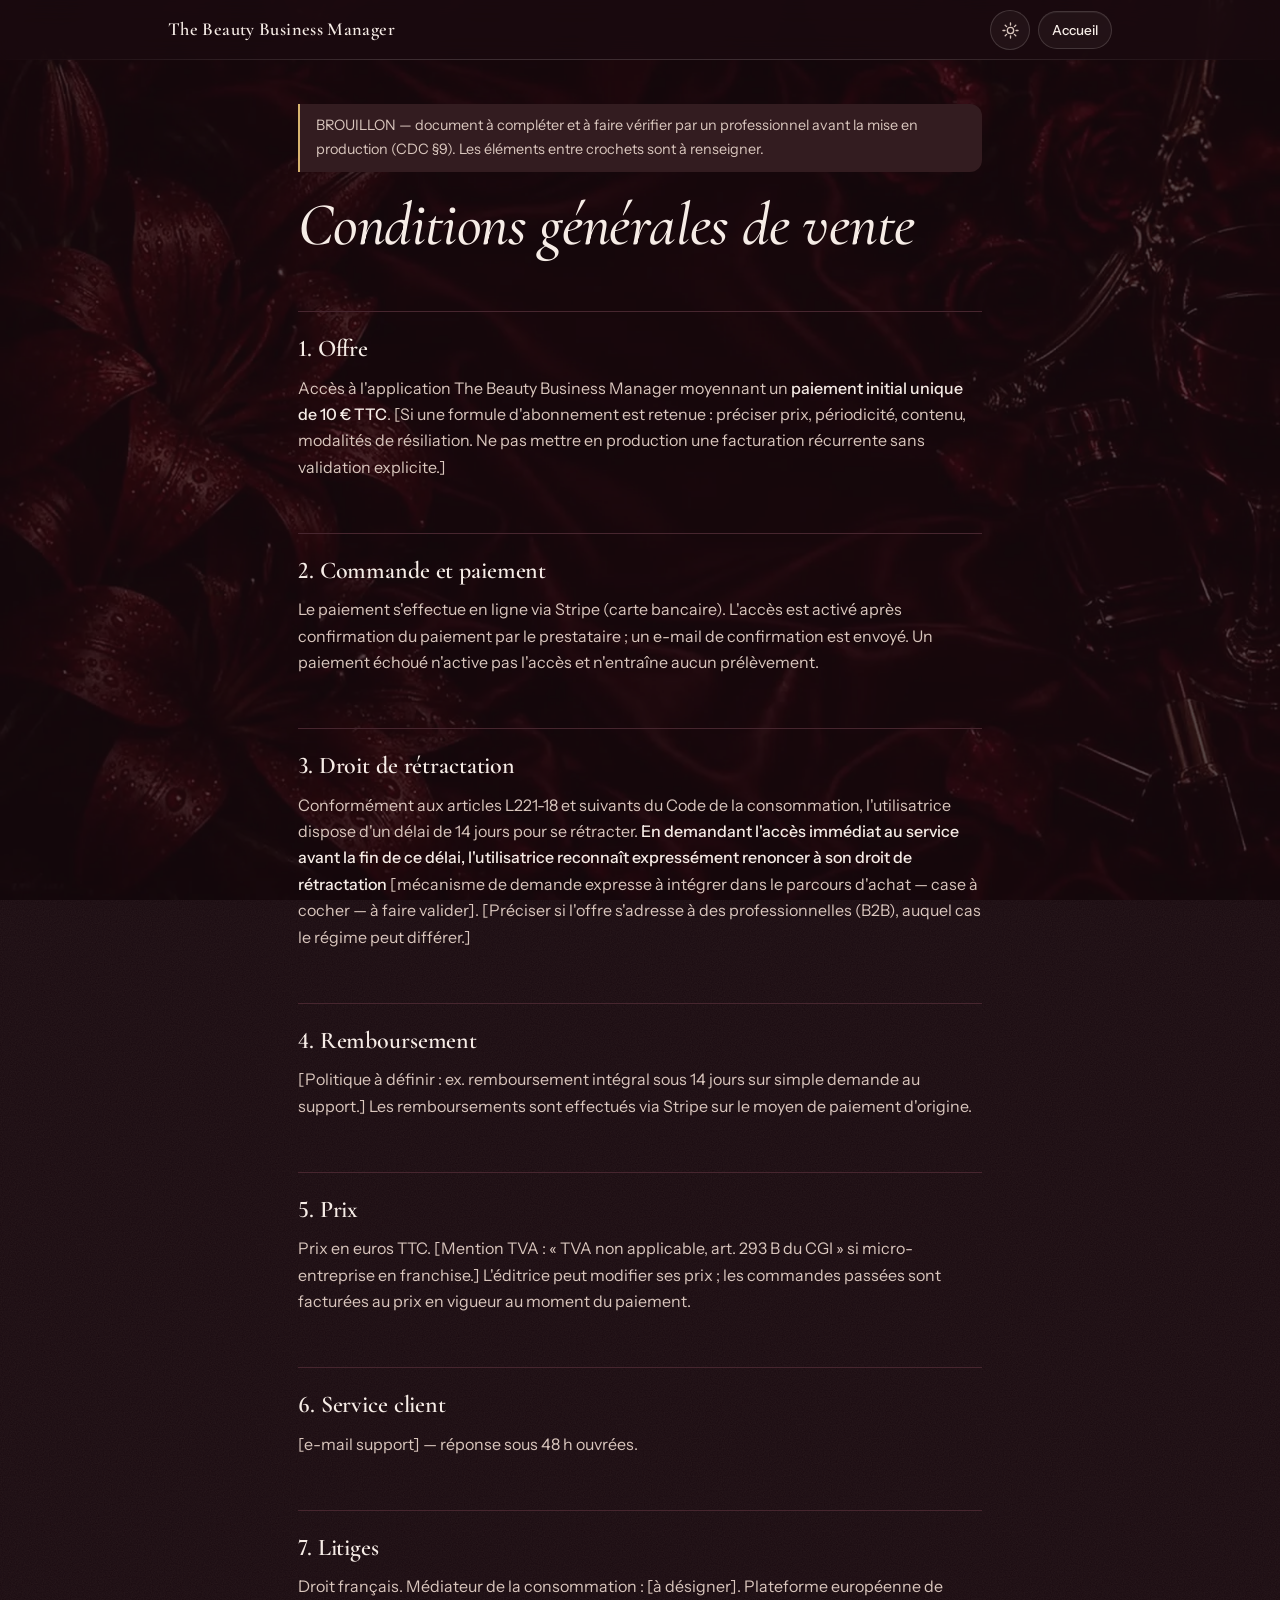
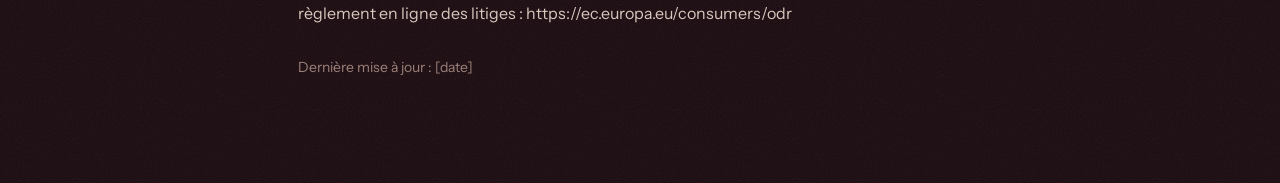
<file: legal/cgv.html>
<!doctype html>
<html lang="fr"><head><meta charset="utf-8"><meta name="viewport" content="width=device-width, initial-scale=1"><meta name="theme-color" content="#1a0a0f"><script>try{var m=localStorage.getItem('bbm_mode');document.documentElement.dataset.mode=(m==='jour'||(m==='auto'&&matchMedia('(prefers-color-scheme: light)').matches))?'jour':'nuit'}catch(e){}</script><title>Conditions générales de vente — The Beauty Business Manager</title>
<link rel="preconnect" href="https://fonts.googleapis.com"><link rel="preconnect" href="https://fonts.gstatic.com" crossorigin><link href="https://fonts.googleapis.com/css2?family=Cormorant+Garamond:ital,wght@0,400;0,500;0,600;0,700;1,400;1,500&family=Instrument+Sans:wght@400;500;600&display=swap" rel="stylesheet"><link rel="stylesheet" href="../css/style.css"></head>
<body class="is-page"><header class="app-header"><div class="container"><a class="brand" href="../index.html">The Beauty Business Manager</a><div class="hdr-right"><button class="mode-toggle" data-mode-toggle type="button" aria-label="Passer en mode jour"><svg class="sun" viewBox="0 0 24 24" aria-hidden="true"><circle cx="12" cy="12" r="4"/><path d="M12 2.5v2.5M12 19v2.5M2.5 12H5M19 12h2.5M5.3 5.3l1.8 1.8M16.9 16.9l1.8 1.8M5.3 18.7l1.8-1.8M16.9 7.1l1.8-1.8"/></svg><svg class="moon" viewBox="0 0 24 24" aria-hidden="true"><path d="M20 14.5A8.5 8.5 0 0 1 9.5 4a8.5 8.5 0 1 0 10.5 10.5z"/></svg></button><a class="btn btn-ghost btn-sm" href="../index.html">Accueil</a></div></div></header>
<main class="legal"><div class="notice" style="margin-bottom:20px">BROUILLON — document à compléter et à faire vérifier par un professionnel avant la mise en production (CDC §9). Les éléments entre crochets sont à renseigner.</div>
<h1>Conditions générales de vente</h1>
<h2>1. Offre</h2><p>Accès à l'application The Beauty Business Manager moyennant un <strong>paiement initial unique de 10 € TTC</strong>. [Si une formule d'abonnement est retenue : préciser prix, périodicité, contenu, modalités de résiliation. Ne pas mettre en production une facturation récurrente sans validation explicite.]</p>
<h2>2. Commande et paiement</h2><p>Le paiement s'effectue en ligne via Stripe (carte bancaire). L'accès est activé après confirmation du paiement par le prestataire ; un e-mail de confirmation est envoyé. Un paiement échoué n'active pas l'accès et n'entraîne aucun prélèvement.</p>
<h2>3. Droit de rétractation</h2><p>Conformément aux articles L221-18 et suivants du Code de la consommation, l'utilisatrice dispose d'un délai de 14 jours pour se rétracter. <strong>En demandant l'accès immédiat au service avant la fin de ce délai, l'utilisatrice reconnaît expressément renoncer à son droit de rétractation</strong> [mécanisme de demande expresse à intégrer dans le parcours d'achat — case à cocher — à faire valider]. [Préciser si l'offre s'adresse à des professionnelles (B2B), auquel cas le régime peut différer.]</p>
<h2>4. Remboursement</h2><p>[Politique à définir : ex. remboursement intégral sous 14 jours sur simple demande au support.] Les remboursements sont effectués via Stripe sur le moyen de paiement d'origine.</p>
<h2>5. Prix</h2><p>Prix en euros TTC. [Mention TVA : « TVA non applicable, art. 293 B du CGI » si micro-entreprise en franchise.] L'éditrice peut modifier ses prix ; les commandes passées sont facturées au prix en vigueur au moment du paiement.</p>
<h2>6. Service client</h2><p>[e-mail support] — réponse sous 48 h ouvrées.</p>
<h2>7. Litiges</h2><p>Droit français. Médiateur de la consommation : [à désigner]. Plateforme européenne de règlement en ligne des litiges : https://ec.europa.eu/consumers/odr</p>
<p class="small muted" style="margin-top:30px">Dernière mise à jour : [date]</p></main><script src="../js/common.js"></script></body></html>
</file>
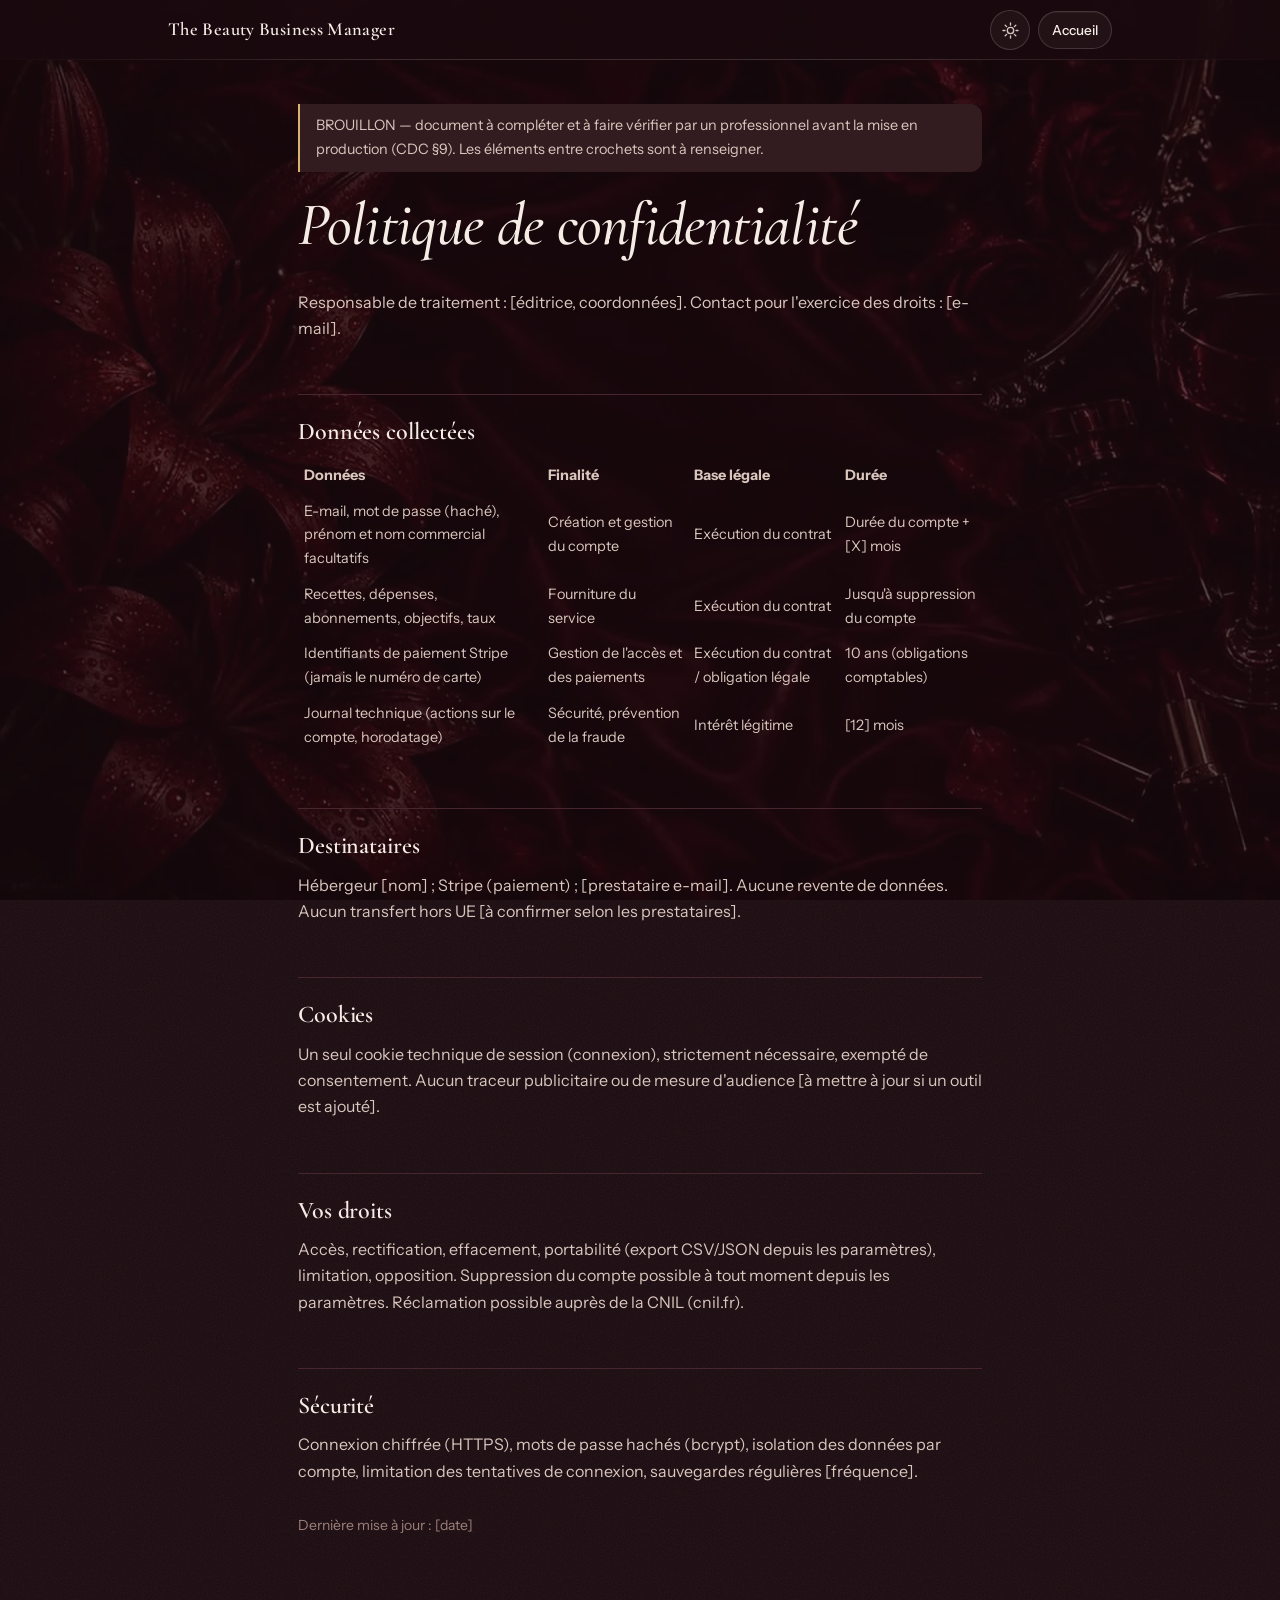
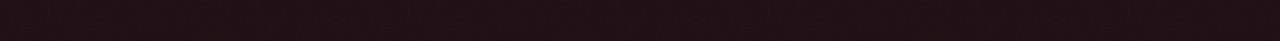
<file: legal/confidentialite.html>
<!doctype html>
<html lang="fr"><head><meta charset="utf-8"><meta name="viewport" content="width=device-width, initial-scale=1"><meta name="theme-color" content="#1a0a0f"><script>try{var m=localStorage.getItem('bbm_mode');document.documentElement.dataset.mode=(m==='jour'||(m==='auto'&&matchMedia('(prefers-color-scheme: light)').matches))?'jour':'nuit'}catch(e){}</script><title>Politique de confidentialité — The Beauty Business Manager</title>
<link rel="preconnect" href="https://fonts.googleapis.com"><link rel="preconnect" href="https://fonts.gstatic.com" crossorigin><link href="https://fonts.googleapis.com/css2?family=Cormorant+Garamond:ital,wght@0,400;0,500;0,600;0,700;1,400;1,500&family=Instrument+Sans:wght@400;500;600&display=swap" rel="stylesheet"><link rel="stylesheet" href="../css/style.css"></head>
<body class="is-page"><header class="app-header"><div class="container"><a class="brand" href="../index.html">The Beauty Business Manager</a><div class="hdr-right"><button class="mode-toggle" data-mode-toggle type="button" aria-label="Passer en mode jour"><svg class="sun" viewBox="0 0 24 24" aria-hidden="true"><circle cx="12" cy="12" r="4"/><path d="M12 2.5v2.5M12 19v2.5M2.5 12H5M19 12h2.5M5.3 5.3l1.8 1.8M16.9 16.9l1.8 1.8M5.3 18.7l1.8-1.8M16.9 7.1l1.8-1.8"/></svg><svg class="moon" viewBox="0 0 24 24" aria-hidden="true"><path d="M20 14.5A8.5 8.5 0 0 1 9.5 4a8.5 8.5 0 1 0 10.5 10.5z"/></svg></button><a class="btn btn-ghost btn-sm" href="../index.html">Accueil</a></div></div></header>
<main class="legal"><div class="notice" style="margin-bottom:20px">BROUILLON — document à compléter et à faire vérifier par un professionnel avant la mise en production (CDC §9). Les éléments entre crochets sont à renseigner.</div>
<h1>Politique de confidentialité</h1>
<p>Responsable de traitement : [éditrice, coordonnées]. Contact pour l'exercice des droits : [e-mail].</p>
<h2>Données collectées</h2>
<table style="width:100%;border-collapse:collapse;font-size:.9rem"><tr><th style="text-align:left;padding:6px;border-bottom:1px solid var(--border)">Données</th><th style="text-align:left;padding:6px;border-bottom:1px solid var(--border)">Finalité</th><th style="text-align:left;padding:6px;border-bottom:1px solid var(--border)">Base légale</th><th style="text-align:left;padding:6px;border-bottom:1px solid var(--border)">Durée</th></tr>
<tr><td style="padding:6px">E-mail, mot de passe (haché), prénom et nom commercial facultatifs</td><td style="padding:6px">Création et gestion du compte</td><td style="padding:6px">Exécution du contrat</td><td style="padding:6px">Durée du compte + [X] mois</td></tr>
<tr><td style="padding:6px">Recettes, dépenses, abonnements, objectifs, taux</td><td style="padding:6px">Fourniture du service</td><td style="padding:6px">Exécution du contrat</td><td style="padding:6px">Jusqu'à suppression du compte</td></tr>
<tr><td style="padding:6px">Identifiants de paiement Stripe (jamais le numéro de carte)</td><td style="padding:6px">Gestion de l'accès et des paiements</td><td style="padding:6px">Exécution du contrat / obligation légale</td><td style="padding:6px">10 ans (obligations comptables)</td></tr>
<tr><td style="padding:6px">Journal technique (actions sur le compte, horodatage)</td><td style="padding:6px">Sécurité, prévention de la fraude</td><td style="padding:6px">Intérêt légitime</td><td style="padding:6px">[12] mois</td></tr></table>
<h2>Destinataires</h2><p>Hébergeur [nom] ; Stripe (paiement) ; [prestataire e-mail]. Aucune revente de données. Aucun transfert hors UE [à confirmer selon les prestataires].</p>
<h2>Cookies</h2><p>Un seul cookie technique de session (connexion), strictement nécessaire, exempté de consentement. Aucun traceur publicitaire ou de mesure d'audience [à mettre à jour si un outil est ajouté].</p>
<h2>Vos droits</h2><p>Accès, rectification, effacement, portabilité (export CSV/JSON depuis les paramètres), limitation, opposition. Suppression du compte possible à tout moment depuis les paramètres. Réclamation possible auprès de la CNIL (cnil.fr).</p>
<h2>Sécurité</h2><p>Connexion chiffrée (HTTPS), mots de passe hachés (bcrypt), isolation des données par compte, limitation des tentatives de connexion, sauvegardes régulières [fréquence].</p>
<p class="small muted" style="margin-top:30px">Dernière mise à jour : [date]</p></main><script src="../js/common.js"></script></body></html>
</file>
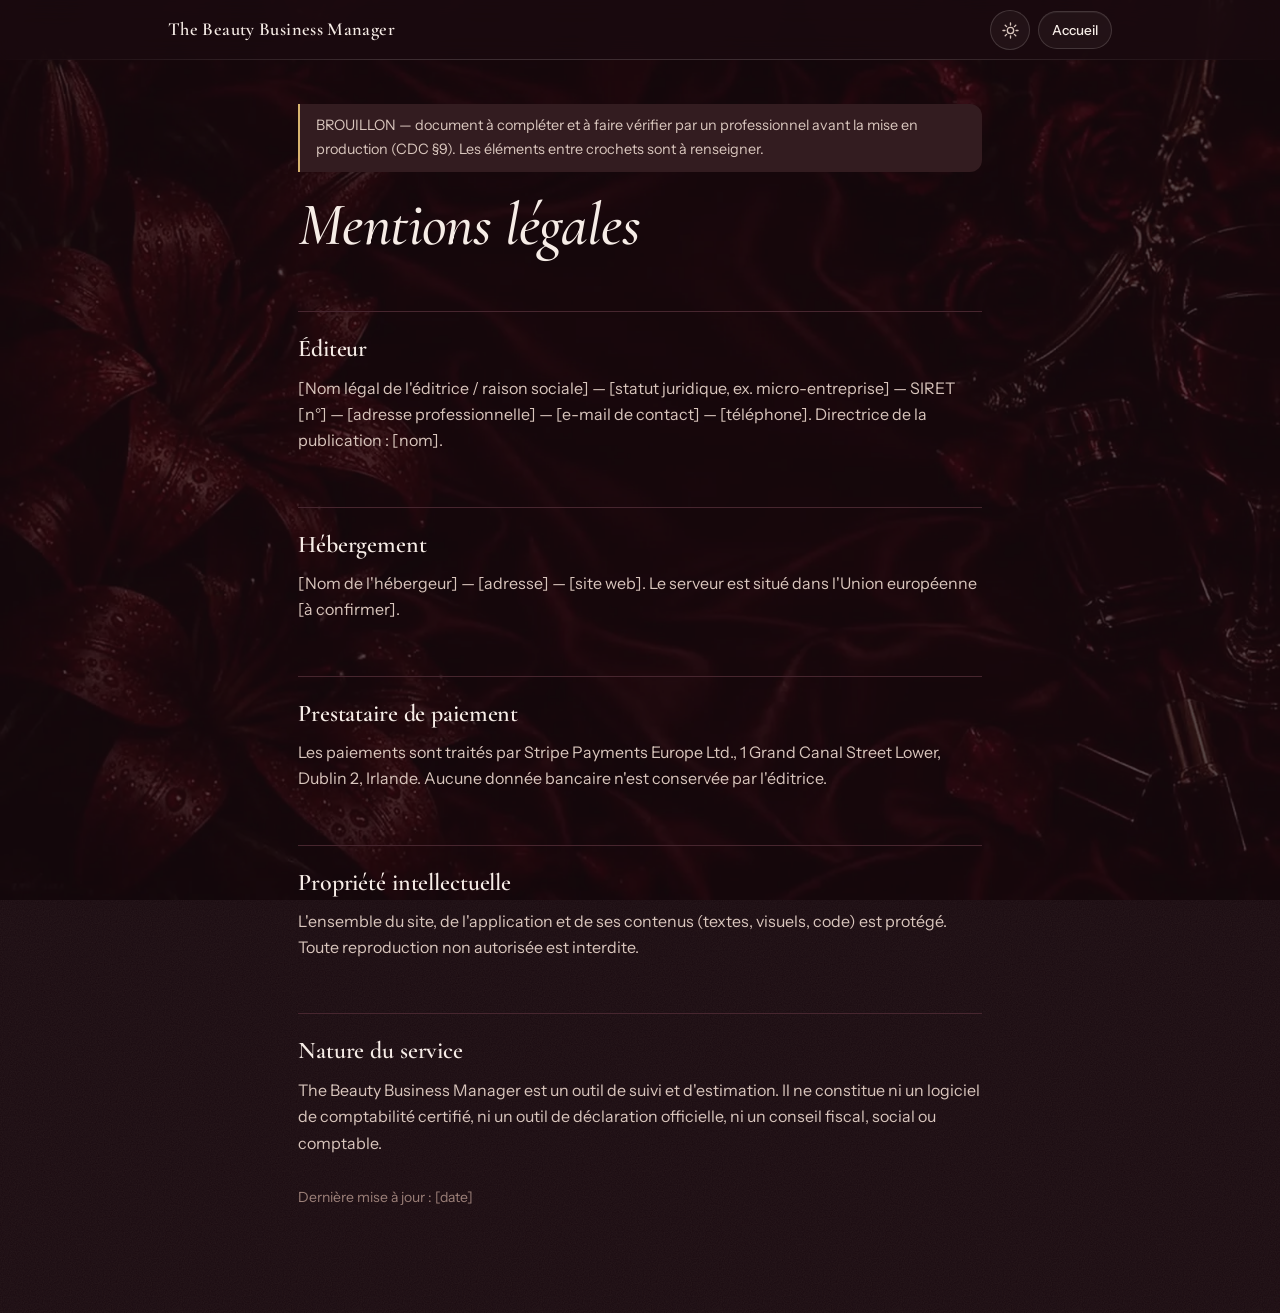
<file: legal/mentions-legales.html>
<!doctype html>
<html lang="fr"><head><meta charset="utf-8"><meta name="viewport" content="width=device-width, initial-scale=1"><meta name="theme-color" content="#1a0a0f"><script>try{var m=localStorage.getItem('bbm_mode');document.documentElement.dataset.mode=(m==='jour'||(m==='auto'&&matchMedia('(prefers-color-scheme: light)').matches))?'jour':'nuit'}catch(e){}</script><title>Mentions légales — The Beauty Business Manager</title>
<link rel="preconnect" href="https://fonts.googleapis.com"><link rel="preconnect" href="https://fonts.gstatic.com" crossorigin><link href="https://fonts.googleapis.com/css2?family=Cormorant+Garamond:ital,wght@0,400;0,500;0,600;0,700;1,400;1,500&family=Instrument+Sans:wght@400;500;600&display=swap" rel="stylesheet"><link rel="stylesheet" href="../css/style.css"></head>
<body class="is-page"><header class="app-header"><div class="container"><a class="brand" href="../index.html">The Beauty Business Manager</a><div class="hdr-right"><button class="mode-toggle" data-mode-toggle type="button" aria-label="Passer en mode jour"><svg class="sun" viewBox="0 0 24 24" aria-hidden="true"><circle cx="12" cy="12" r="4"/><path d="M12 2.5v2.5M12 19v2.5M2.5 12H5M19 12h2.5M5.3 5.3l1.8 1.8M16.9 16.9l1.8 1.8M5.3 18.7l1.8-1.8M16.9 7.1l1.8-1.8"/></svg><svg class="moon" viewBox="0 0 24 24" aria-hidden="true"><path d="M20 14.5A8.5 8.5 0 0 1 9.5 4a8.5 8.5 0 1 0 10.5 10.5z"/></svg></button><a class="btn btn-ghost btn-sm" href="../index.html">Accueil</a></div></div></header>
<main class="legal"><div class="notice" style="margin-bottom:20px">BROUILLON — document à compléter et à faire vérifier par un professionnel avant la mise en production (CDC §9). Les éléments entre crochets sont à renseigner.</div>
<h1>Mentions légales</h1>
<h2>Éditeur</h2><p>[Nom légal de l'éditrice / raison sociale] — [statut juridique, ex. micro-entreprise] — SIRET [n°] — [adresse professionnelle] — [e-mail de contact] — [téléphone]. Directrice de la publication : [nom].</p>
<h2>Hébergement</h2><p>[Nom de l'hébergeur] — [adresse] — [site web]. Le serveur est situé dans l'Union européenne [à confirmer].</p>
<h2>Prestataire de paiement</h2><p>Les paiements sont traités par Stripe Payments Europe Ltd., 1 Grand Canal Street Lower, Dublin 2, Irlande. Aucune donnée bancaire n'est conservée par l'éditrice.</p>
<h2>Propriété intellectuelle</h2><p>L'ensemble du site, de l'application et de ses contenus (textes, visuels, code) est protégé. Toute reproduction non autorisée est interdite.</p>
<h2>Nature du service</h2><p>The Beauty Business Manager est un outil de suivi et d'estimation. Il ne constitue ni un logiciel de comptabilité certifié, ni un outil de déclaration officielle, ni un conseil fiscal, social ou comptable.</p>
<p class="small muted" style="margin-top:30px">Dernière mise à jour : [date]</p></main><script src="../js/common.js"></script></body></html>
</file>
<file: css/style.css>
/* THE BEAUTY BUSINESS MANAGER
   Direction artistique : bordeaux profond, noir, or, beige, blanc cassé. Un écrin bordeaux-noir,
   des panneaux beige / blanc cassé, un accent bordeaux liseré d'or (le vernis, interchangeable),
   de l'or pour ce qui rentre. Signature : la barre laquée du mois. */

:root {
  --velours: #1a0a0f;      /* l'écrin : bordeaux profond, presque noir */
  --velours-2: #27111a;    /* panneaux sombres */
  --velours-3: #35171f;
  --encre: #3b1b25;
  --filet: #47262f;
  --nacre: #f6ece6;        /* blanc cassé */
  --nacre-2: #d9c6bd;      /* beige clair */
  --sourdine: #9c8079;
  --poudre: #f1e7df;       /* panneaux beige / blanc cassé */
  --poudre-2: #e7d9ce;
  --poudre-3: #d8c4b6;
  --encre-poudre: #3a1620; /* texte bordeaux sur beige */
  --sourdine-poudre: #8a6a66;
  --or: #d8b46f;
  --or-2: #f0d9a2;
  --or-deep: #9a7736;
  --laque: #8a1f3a;        /* vernis par défaut : bordeaux */
  --laque-2: #d4879a;
  --laque-text: #ffffff;
  --laque-deep: color-mix(in srgb, var(--laque) 58%, #1a0610);
  --alerte: #e3a64a;
  --focus: var(--or);
  --r: 18px;
  --ink: 247, 233, 236;    /* encre claire sur fond sombre (bordures, reflets) */
  --halo: #30141c;         /* lumière du haut */
  --liseré: rgba(var(--ink), .1);
  --page: #1a0a0f;         /* fond de page, lu par les blocs qui restent sombres */
  --ok: #5cb87f;           /* gains */
  --ko: #e05a55;           /* pertes */
  --display: 'Cormorant Garamond', 'Iowan Old Style', Georgia, serif;
  --ui: 'Instrument Sans', system-ui, -apple-system, 'Segoe UI', sans-serif;
  --side: 248px; --rail: 84px; --top: 64px;
  color-scheme: dark;
}
[data-theme="bordeaux"]  { --laque: #8a1f3a; --laque-2: #d4879a; --laque-text: #ffffff; }
[data-theme="laque"]     { --laque: #b3123f; --laque-2: #e8457a; --laque-text: #ffffff; }
[data-theme="rose"]      { --laque: #c4717f; --laque-2: #ecb9c0; --laque-text: #2a0f16; }
[data-theme="champagne"] { --laque: #b38a4e; --laque-2: #e9c98c; --laque-text: #1d1308; }
[data-theme="nude"]      { --laque: #a27a64; --laque-2: #dcb9a4; --laque-text: #1d1308; }
[data-theme="prune"]     { --laque: #6d3b8f; --laque-2: #b58ad8; --laque-text: #ffffff; }

/* Changer de vernis se fait en fondu, sur toute la page */
@property --laque { syntax: '<color>'; inherits: true; initial-value: #8a1f3a; }
@property --laque-2 { syntax: '<color>'; inherits: true; initial-value: #d4879a; }
@property --laque-text { syntax: '<color>'; inherits: true; initial-value: #ffffff; }
html, [data-theme] { transition: --laque .7s ease, --laque-2 .7s ease, --laque-text .7s ease; }

*, *::before, *::after { box-sizing: border-box; }
html { -webkit-text-size-adjust: 100%; font-variant-numeric: lining-nums; }
body {
  margin: 0; font-family: var(--ui); font-size: 16px; line-height: 1.5; color: var(--nacre);
  background-color: var(--velours);
  background-image:
    url("data:image/svg+xml,%3Csvg xmlns='http://www.w3.org/2000/svg' width='180' height='180'%3E%3Cfilter id='n'%3E%3CfeTurbulence type='fractalNoise' baseFrequency='.85' numOctaves='2' stitchTiles='stitch'/%3E%3CfeColorMatrix values='0 0 0 0 1 0 0 0 0 .92 0 0 0 0 .95 0 0 0 .06 0'/%3E%3C/filter%3E%3Crect width='100%25' height='100%25' filter='url(%23n)'/%3E%3C/svg%3E"),
    radial-gradient(1000px 560px at 50% -240px, color-mix(in srgb, var(--laque) 26%, var(--halo)) 0%, transparent 70%);
  min-height: 100dvh;
  --veil: rgba(26, 10, 15, .55);
}
/* Le satin bordeaux en fond de toutes les pages, sous un voile qui laisse lire */
body::before, body::after { content: ''; position: fixed; inset: 0; z-index: -1; pointer-events: none; }
body::before {
  background: #1a0a0f url('../img/satin-960.jpg') center 40% / cover no-repeat;
  background-image: image-set(url('../img/satin-960.webp') type('image/webp'), url('../img/satin-960.jpg') type('image/jpeg'));
}
body::after { background: var(--veil); }
@media (min-width: 900px) {
  body::before { background-image: url('../img/satin-1600.jpg'); background-image: image-set(url('../img/satin-1600.webp') type('image/webp'), url('../img/satin-1600.jpg') type('image/jpeg')); }
}
body.is-app { --veil: rgba(26, 10, 15, .8); }
body.is-page { --veil: rgba(26, 10, 15, .74); }
html[data-mode="jour"] body { --veil: rgba(244, 235, 227, .84); }
html[data-mode="jour"] body.is-app { --veil: rgba(244, 235, 227, .92); }
html[data-mode="jour"] body.is-page { --veil: rgba(244, 235, 227, .9); }

/* ---------- Mode jour : blanc cassé, beige, texte bordeaux. L'écrin du mois reste sombre. ---------- */
html[data-mode="jour"] {
  --velours: #f4ebe3;
  --velours-2: #fffaf5;
  --velours-3: #ffffff;
  --encre: #e8dbd0;
  --filet: #e3d4c8;
  --nacre: #2a0f16;
  --nacre-2: #5c3b44;
  --sourdine: #8c7174;
  --poudre: #fcf7f2;
  --poudre-2: #f2e7dd;
  --poudre-3: #e3d1c3;
  --or: #c9a35c;
  --or-2: #d9b874;
  --or-deep: #8f6b2a;
  --ink: 58, 22, 32;
  --halo: #fff1e8;
  --liseré: rgba(var(--ink), .08);
  --page: #f4ebe3;
  --ok: #2f8a52;
  --ko: #c0392b;
  color-scheme: light;
}
.ecrin, .s-card.dark, .screen, .ecrin .card-head h3 {
  --velours: #1a0a0f; --velours-2: #27111a; --velours-3: #35171f; --encre: #3b1b25; --filet: #47262f;
  --nacre: #f6ece6; --nacre-2: #d9c6bd; --sourdine: #9c8079; --or: #d8b46f; --or-2: #f0d9a2; --or-deep: #9a7736;
  --ink: 247, 233, 236; --liseré: rgba(var(--ink), .1);
}
html[data-mode="jour"] .card { box-shadow: inset 0 1px 0 rgba(255,255,255,.9), 0 16px 32px -26px rgba(58,22,32,.35); }
html[data-mode="jour"] .card.poudre { border-color: rgba(58,22,32,.08); box-shadow: inset 0 1px 0 rgba(255,255,255,.9), 0 16px 32px -26px rgba(58,22,32,.3); }
html[data-mode="jour"] .ecrin { box-shadow: inset 0 1px 0 rgba(247,233,236,.14), inset 0 0 0 1px rgba(247,233,236,.1), 0 30px 60px -40px rgba(58,22,32,.6); }
html[data-mode="jour"] .tabbar { box-shadow: inset 0 1px 0 rgba(255,255,255,.8), 0 18px 40px -20px rgba(58,22,32,.45); }
html[data-mode="jour"] .btn-ghost { background: rgba(255,255,255,.55); }
html[data-mode="jour"] .btn-ghost:hover { background: rgba(255,255,255,.85); }
html[data-mode="jour"] select { background-image: url("data:image/svg+xml,%3Csvg xmlns='http://www.w3.org/2000/svg' width='12' height='8' viewBox='0 0 12 8'%3E%3Cpath d='M1 1.5l5 5 5-5' fill='none' stroke='%233a1620' stroke-width='1.6' stroke-linecap='round' stroke-linejoin='round'/%3E%3C/svg%3E"); }
html[data-mode="jour"] .modal .sheet { box-shadow: inset 0 1px 0 rgba(255,255,255,.9), 0 -20px 50px -30px rgba(58,22,32,.5); }
html[data-mode="jour"] .foil { background-image: linear-gradient(178deg, #c9a35c 0%, #a8843e 40%, #8f6b2a 60%, #b8944c 100%); }
html[data-mode="jour"] .ecrin .foil, html[data-mode="jour"] .ecrin .hero-figure .value, html[data-mode="jour"] .s-card.dark .foil { background-image: linear-gradient(178deg, #f8e7bf 0%, #e6c98a 34%, #c99d55 52%, #e2c27f 66%, #f3dfae 100%); }
html[data-mode="jour"] .legal .notice { background: color-mix(in srgb, var(--or) 12%, #fff); }

/* Le bouton jour / nuit */
.mode-toggle { flex: 0 0 auto; width: 40px; height: 40px; border-radius: 50%; border: 1px solid rgba(var(--ink), .16); background: rgba(var(--ink), .04); color: var(--nacre-2); display: grid; place-items: center; cursor: pointer; padding: 0; transition: border-color .18s, color .18s, transform .3s; -webkit-tap-highlight-color: transparent; }
.mode-toggle:hover { border-color: var(--or); color: var(--or); }
.mode-toggle svg { width: 19px; height: 19px; stroke: currentColor; fill: none; stroke-width: 1.7; stroke-linecap: round; stroke-linejoin: round; }
.mode-toggle .moon { display: none; }
html[data-mode="jour"] .mode-toggle .sun { display: none; }
html[data-mode="jour"] .mode-toggle .moon { display: block; }
a { color: var(--or); text-underline-offset: 3px; }
h1, h2, h3 { font-family: var(--display); font-weight: 600; margin: 0 0 .35em; line-height: 1.1; letter-spacing: -.005em; }
h1 { font-size: 2.6rem; } h2 { font-size: 1.9rem; } h3 { font-size: 1.4rem; font-style: italic; font-weight: 500; color: var(--nacre-2); }
p { margin: 0 0 1em; }
.muted { color: var(--sourdine); }
.small { font-size: .875rem; }
.num { font-variant-numeric: lining-nums tabular-nums; }
.v, .amount, .value, .figure .v, .kpi .v { font-variant-numeric: lining-nums tabular-nums; }
.container { width: min(100%, 980px); margin: 0 auto; padding: 0 18px; }
.hidden { display: none !important; }
:focus-visible { outline: 2px solid var(--focus); outline-offset: 3px; }
svg.ico, .side-nav svg, .tabbar svg, .side-foot svg, .kpi svg, .menu-list svg, .icon-btn svg, .btn svg { width: 22px; height: 22px; stroke: currentColor; fill: none; stroke-width: 1.7; stroke-linecap: round; stroke-linejoin: round; flex: 0 0 auto; }
.btn svg { width: 18px; height: 18px; stroke-width: 1.9; margin-left: -.2em; }

/* Or feuille : le chiffre du mois et le prix */
.foil, .hero-figure .value {
  background: linear-gradient(178deg, #f8e7bf 0%, #e6c98a 34%, #c99d55 52%, #e2c27f 66%, #f3dfae 100%);
  -webkit-background-clip: text; background-clip: text; color: transparent;
}
.hero-figure .value.negative { background: none; color: var(--laque-2); }

/* Boutons — pastille laquée, reflet en haut comme un flacon */
.btn {
  display: inline-flex; align-items: center; justify-content: center; gap: .5em;
  padding: .75em 1.4em; border-radius: 999px; border: 1px solid transparent; cursor: pointer;
  font: 500 .95rem var(--ui); text-decoration: none; color: var(--nacre); min-height: 46px; position: relative; white-space: nowrap;
  transition: transform .18s ease, box-shadow .18s ease, background-color .18s ease, border-color .18s ease;
  -webkit-tap-highlight-color: transparent;
}
.btn-primary {
  background: linear-gradient(to bottom, color-mix(in srgb, var(--laque) 88%, white), var(--laque) 55%); color: var(--laque-text); border-color: color-mix(in srgb, var(--or) 55%, var(--laque));
  box-shadow: inset 0 1px 0 rgba(255,255,255,.4), 0 10px 22px -10px color-mix(in srgb, var(--laque) 85%, black);
}
.btn-primary:hover { transform: translateY(-1px); box-shadow: inset 0 1px 0 rgba(255,255,255,.4), 0 14px 26px -10px color-mix(in srgb, var(--laque) 85%, black); }
.btn-primary:active { transform: none; box-shadow: inset 0 2px 4px rgba(0,0,0,.3); }
.btn-ghost { background: rgba(var(--ink),.04); border-color: rgba(var(--ink),.16); box-shadow: inset 0 1px 0 rgba(255,255,255,.05); }
.btn-ghost:hover { border-color: rgba(var(--ink),.4); background: rgba(var(--ink),.07); }
.btn-danger { background: transparent; border-color: color-mix(in srgb, var(--laque-2) 60%, transparent); color: var(--laque-2); }
.btn-danger:hover { background: color-mix(in srgb, var(--laque) 14%, transparent); }
.btn-sm { padding: .4em .95em; font-size: .85rem; min-height: 38px; }
.btn-block { width: 100%; }
.btn[disabled] { opacity: .5; cursor: not-allowed; }
.poudre .btn-ghost { border-color: rgba(59,27,37,.22); color: var(--encre-poudre); background: rgba(255,255,255,.3); }
.poudre .btn-ghost:hover { border-color: rgba(59,27,37,.5); background: rgba(255,255,255,.5); }

/* ---------- Panneaux : sombres ou poudre ---------- */
.card {
  position: relative; border-radius: var(--r); padding: 18px;
  background: linear-gradient(165deg, var(--velours-3), var(--velours-2) 60%); border: 1px solid var(--liseré);
  box-shadow: inset 0 1px 0 rgba(var(--ink),.08), 0 24px 50px -36px rgba(0,0,0,.9);
}
.card.poudre {
  color: var(--encre-poudre); background: linear-gradient(165deg, #f8f1eb, var(--poudre) 50%, var(--poudre-2)); border-color: rgba(255,255,255,.5);
  box-shadow: inset 0 1px 0 rgba(255,255,255,.8), inset 0 -1px 0 rgba(59,27,37,.08), 0 24px 44px -34px rgba(0,0,0,.8);
}
.card.poudre h3, .card.poudre .muted, .card.poudre .sub, .card.poudre .k { color: var(--sourdine-poudre); }
.card.poudre h2 { color: var(--encre-poudre); }
.card.poudre a { color: var(--or-deep); }
.card.poudre .item { border-top-color: rgba(59,27,37,.1); }
.card.poudre .item:hover { background: rgba(255,255,255,.3); }
.card.poudre .item .amount.income { color: var(--or-deep); }
.card.poudre .item .amount.expense { color: color-mix(in srgb, var(--laque) 70%, var(--encre-poudre)); }
.card.poudre .icon-btn { border-color: rgba(59,27,37,.18); color: var(--encre-poudre); background: rgba(255,255,255,.35); }
.card.poudre .icon-btn:hover { border-color: var(--or-deep); color: var(--or-deep); }
.card.poudre .tag { border-color: rgba(59,27,37,.2); color: var(--sourdine-poudre); }
.card.poudre .empty { color: var(--sourdine-poudre); } .card.poudre .empty strong { color: var(--encre-poudre); }
.card.poudre .progress { background: rgba(59,27,37,.12); box-shadow: inset 0 1px 2px rgba(59,27,37,.15); }
.card.poudre label { color: var(--sourdine-poudre); }
.card.poudre input, .card.poudre select, .card.poudre textarea { background: rgba(255,255,255,.55); color: var(--encre-poudre); border-color: rgba(59,27,37,.16); box-shadow: inset 0 1px 2px rgba(59,27,37,.08); }
.card.poudre input::placeholder, .card.poudre textarea::placeholder { color: var(--sourdine-poudre); }
.card.poudre select { background-image: url("data:image/svg+xml,%3Csvg xmlns='http://www.w3.org/2000/svg' width='12' height='8' viewBox='0 0 12 8'%3E%3Cpath d='M1 1.5l5 5 5-5' fill='none' stroke='%233b1b25' stroke-width='1.6' stroke-linecap='round' stroke-linejoin='round'/%3E%3C/svg%3E"); }
.card.poudre .error { color: #a0233a; }
.card.poudre .notice { background: rgba(255,255,255,.35); color: var(--encre-poudre); border-left-color: var(--or-deep); }
.card.poudre .segmented { background: rgba(255,255,255,.4); border-color: rgba(59,27,37,.14); }
.card.poudre .segmented button { color: var(--sourdine-poudre); }
.card.poudre .segmented button.active { background: var(--encre-poudre); color: var(--poudre); }
.card.poudre .legend { color: var(--sourdine-poudre); } .card.poudre .legend b { color: var(--encre-poudre); }
.card-head { display: flex; align-items: baseline; justify-content: space-between; gap: 12px; margin: 0 0 12px; }
.card-head h3 { margin: 0; font-size: 1.3rem; }
.card-head .small { font-weight: 500; text-decoration: none; }
.card + .card { margin-top: 14px; }
.kpis .card + .card, .figures .card + .card, .grid .card + .card { margin-top: 0; }
.grid { display: grid; gap: 14px; }
.grid-2 { grid-template-columns: 1fr 1fr; }

/* ---------- KPI du mois ---------- */
.kpis { display: grid; grid-template-columns: minmax(0, 1fr) minmax(0, 1fr); gap: 12px; margin: 0 0 14px; }
.kpi { padding: 14px 14px 12px; display: flex; flex-direction: column; gap: 8px; min-height: 108px; }
.kpi .k { display: flex; align-items: center; justify-content: space-between; gap: 8px; font-size: .8rem; color: var(--sourdine-poudre); }
.kpi .k svg { width: 20px; height: 20px; opacity: .8; }
.kpi .v { font-family: var(--display); font-weight: 600; font-size: clamp(1.5rem, 5.8vw, 2.1rem); line-height: 1.05; letter-spacing: -.005em; margin-top: auto; }
.kpi .d { font-size: .76rem; color: var(--sourdine-poudre); display: flex; align-items: center; gap: 4px; }
.kpi .d b { color: var(--encre-poudre); font-weight: 500; }
.kpi .d.up b::before { content: '↑ '; } .kpi .d.down b::before { content: '↓ '; }
.kpi.main .v { color: var(--or-deep); }
.kpi.out .v { color: color-mix(in srgb, var(--laque) 70%, var(--encre-poudre)); }
.greet { margin: 4px 0 16px; }
.greet h2 { font-size: clamp(1.9rem, 6.4vw, 2.5rem); font-weight: 500; margin: 0; }
.greet p { margin: 2px 0 0; color: var(--sourdine); }
.greet-row { display: flex; align-items: flex-end; justify-content: space-between; gap: 12px; flex-wrap: wrap; }
.period-select { width: auto; min-height: 40px; padding: .35em 2.2em .35em .9em; font-size: .9rem; border-radius: 999px; }

/* Le chiffre du mois et la barre laquée, dans leur écrin */
.hero-figure { padding: 10px 0 6px; }
.ecrin { padding: 20px 18px 18px; overflow: hidden; margin-bottom: 14px; color: var(--nacre);
  background: linear-gradient(165deg, color-mix(in srgb, var(--laque) 18%, var(--velours-3)) 0%, var(--velours-2) 45%, var(--velours) 100%);
  box-shadow: inset 0 1px 0 rgba(var(--ink),.14), inset 0 0 0 1px var(--liseré), 0 40px 80px -50px rgba(0,0,0,.95), 0 30px 70px -50px color-mix(in srgb, var(--laque) 50%, transparent); }
.ecrin::before { content: ''; position: absolute; inset: 0; pointer-events: none; background: linear-gradient(112deg, rgba(255,255,255,.05) 0%, rgba(255,255,255,.025) 30%, transparent 30.4%); }
.ecrin .hero-figure { padding: 0; }
.hero-figure .lede { color: var(--nacre-2); font-size: .95rem; margin: 0; }
.hero-figure .value { font-family: var(--display); font-size: clamp(3rem, 11.5vw, 4.8rem); line-height: 1; font-weight: 600; letter-spacing: -.01em; margin: .05em 0 .14em; }
.lacquer { height: 24px; border-radius: 12px; background: var(--encre); display: flex; overflow: hidden;
  box-shadow: inset 0 2px 6px rgba(0,0,0,.6), inset 0 0 0 1px rgba(0,0,0,.35); position: relative; }
.lacquer::after { content: ''; position: absolute; inset: 2px 3px auto 3px; height: 8px; border-radius: 6px; background: linear-gradient(to bottom, rgba(255,255,255,.3), rgba(255,255,255,0)); pointer-events: none; }
.lacquer > span { height: 100%; transition: width .9s cubic-bezier(.2,.8,.2,1); }
.lacquer .seg-dep { background: linear-gradient(to bottom, var(--laque), var(--laque-deep)); }
.lacquer .seg-cot { background: color-mix(in srgb, var(--laque) 45%, var(--encre)); }
.lacquer .seg-reste { background: linear-gradient(to bottom, var(--or-2), var(--or) 70%); }
.legend { display: flex; flex-wrap: wrap; gap: 6px 18px; margin-top: 12px; font-size: .85rem; color: var(--nacre-2); }
.legend span::before { content: ''; display: inline-block; width: 10px; height: 10px; border-radius: 50%; margin-right: 7px; vertical-align: -1px; background: var(--c); box-shadow: inset 0 1px 1px rgba(255,255,255,.4); }
.legend b { color: var(--nacre); font-weight: 500; font-variant-numeric: tabular-nums; }
@media (prefers-reduced-motion: reduce) { .lacquer > span { transition: none; } .btn { transition: none; } }

/* ---------- Graphiques ---------- */
.chart { width: 100%; height: auto; display: block; overflow: visible; }
.chart text { font-family: var(--ui); font-size: 11px; fill: var(--sourdine); }
.chart .grid-line { stroke: var(--filet); stroke-width: 1; }
.chart .bar-r { fill: url(#g-or); } .chart .bar-e { fill: url(#g-laque); }
.chart .bar-r.now { fill: url(#g-or-now); filter: drop-shadow(0 0 8px color-mix(in srgb, var(--or) 60%, transparent)); }
.chart .bar-r.sel { stroke: var(--nacre); stroke-width: 1.5; }
.chart .hit { cursor: pointer; }
.chart text.now { fill: var(--nacre); font-weight: 600; }
.chart-slot { min-height: 210px; }
.small-select { min-height: 34px; font-size: .82rem; padding: .25em 2em .25em .8em; }
.chart .tip { font-size: 11px; fill: var(--nacre); font-weight: 600; }
.chart .tip-bg { fill: var(--or); }
.chart .tip-t { fill: #1a0a0f; font-weight: 600; font-size: 11px; }
.donut-wrap { display: grid; grid-template-columns: 128px 1fr; gap: 16px; align-items: center; }
.donut { width: 128px; height: 128px; display: block; }
.donut .track { fill: none; stroke: var(--encre); stroke-width: 14; }
.donut .arc { fill: none; stroke-width: 14; stroke-linecap: butt; transition: stroke-dasharray .9s cubic-bezier(.2,.8,.2,1); }
.donut .center { font-family: var(--display); font-weight: 600; font-size: 19px; fill: var(--nacre); text-anchor: middle; }
.donut .center-k { font-family: var(--ui); font-size: 9px; fill: var(--sourdine); text-anchor: middle; }
.donut-legend { display: flex; flex-direction: column; gap: 7px; font-size: .85rem; }
.donut-legend div { display: grid; grid-template-columns: 12px minmax(0, 1fr) auto; gap: 10px; align-items: center; color: var(--nacre-2); }
.donut-legend span { overflow-wrap: anywhere; }
.donut-legend i { width: 10px; height: 10px; border-radius: 50%; background: var(--c); display: block; box-shadow: inset 0 1px 1px rgba(255,255,255,.4); }
.donut-legend b { font-weight: 500; color: var(--nacre); font-variant-numeric: tabular-nums; white-space: nowrap; }
.donut-legend small { color: var(--sourdine); margin-left: 6px; }
@media (max-width: 439px) { .donut-wrap { grid-template-columns: 112px 1fr; gap: 12px; } .donut-legend small { display: block; margin-left: 0; text-align: right; line-height: 1.15; } }

/* Chiffres secondaires */
.figures { display: grid; grid-template-columns: 1fr 1fr; gap: 12px; margin: 0 0 14px; }
.figure { padding: 14px; }
.figure .k { color: var(--sourdine-poudre); font-size: .8rem; }
.figure .v { font-family: var(--display); font-weight: 600; font-size: 1.8rem; line-height: 1.15; }
.figure.in .v { color: var(--or-deep); }
.figure.out .v { color: color-mix(in srgb, var(--laque) 70%, var(--encre-poudre)); }

/* ---------- Formulaires ---------- */
label { display: block; font-size: .875rem; color: var(--nacre-2); margin-bottom: 6px; }
input, select, textarea {
  width: 100%; background: var(--velours-2); color: var(--nacre); border: 1px solid rgba(var(--ink),.13); border-radius: 12px;
  padding: .7em .9em; font: inherit; font-size: 16px; min-height: 46px; outline: none; box-shadow: inset 0 1px 2px rgba(0,0,0,.3);
  transition: border-color .18s, box-shadow .18s;
}
input:focus, select:focus, textarea:focus { border-color: var(--or); box-shadow: inset 0 1px 2px rgba(0,0,0,.3), 0 0 0 3px color-mix(in srgb, var(--or) 22%, transparent); }
input::placeholder, textarea::placeholder { color: var(--sourdine); }
select { appearance: none; -webkit-appearance: none; padding-right: 2.4em;
  background-image: url("data:image/svg+xml,%3Csvg xmlns='http://www.w3.org/2000/svg' width='12' height='8' viewBox='0 0 12 8'%3E%3Cpath d='M1 1.5l5 5 5-5' fill='none' stroke='%23d9bfc5' stroke-width='1.6' stroke-linecap='round' stroke-linejoin='round'/%3E%3C/svg%3E");
  background-repeat: no-repeat; background-position: right .95em center; }
input[type="color"] { padding: 4px; height: 46px; }
input[type="checkbox"] { accent-color: var(--or); }
input[type="date"] { min-width: 0; }
.field { margin-bottom: 14px; }
.row { display: grid; gap: 12px; grid-template-columns: 1fr 1fr; }
.segmented { display: flex; border: 1px solid rgba(var(--ink),.13); border-radius: 999px; padding: 3px; gap: 3px; background: var(--velours); }
.segmented button { flex: 1; border: 0; background: transparent; color: var(--sourdine); padding: .55em; border-radius: 999px; font: 500 .9rem var(--ui); cursor: pointer; min-height: 40px; transition: background-color .18s, color .18s; }
.segmented button.active { background: var(--nacre); color: var(--velours); box-shadow: inset 0 -1px 0 rgba(0,0,0,.1); }
.error { color: var(--laque-2); font-size: .9rem; margin: 8px 0; min-height: 1.2em; }
.success { color: var(--or); font-size: .9rem; margin: 8px 0; }
.help { font-size: .8rem; color: var(--sourdine); margin-top: 4px; }
.amount-field input { font-family: var(--display); font-weight: 600; font-size: 1.8rem; min-height: 56px; padding: .3em .7em; font-variant-numeric: lining-nums; }
.chips { display: flex; gap: 8px; overflow-x: auto; scrollbar-width: none; margin: 0 -18px 14px; padding: 2px 18px; -webkit-overflow-scrolling: touch; }
.chips::-webkit-scrollbar { display: none; }
.chip { flex: 0 0 auto; display: inline-flex; align-items: center; gap: 8px; border: 1px solid rgba(var(--ink),.16); background: rgba(var(--ink),.05); border-radius: 999px; padding: 8px 12px; font: 500 .85rem var(--ui); color: var(--nacre); cursor: pointer; min-height: 40px; }
.chip b { font-family: var(--display); font-weight: 600; font-size: 1.1em; color: var(--or-2); font-variant-numeric: lining-nums tabular-nums; }
.chip.out b { color: var(--laque-2); }
.chip:hover { border-color: var(--or); }
.chips-k { font-size: .8rem; color: var(--sourdine); margin: 0 0 6px; }

/* Jauge objectif */
.progress { height: 10px; background: var(--encre); border-radius: 999px; overflow: hidden; box-shadow: inset 0 2px 4px rgba(0,0,0,.5); }
.progress > span { display: block; height: 100%; background: linear-gradient(to bottom, var(--or-2), var(--or) 70%); border-radius: 999px; box-shadow: inset 0 1px 0 rgba(255,255,255,.35); transition: width .9s cubic-bezier(.2,.8,.2,1); }

/* Barre d'objectif : la couleur du vernis sur fond noir */
.progress.black { background: #0c0507; box-shadow: inset 0 2px 4px rgba(0,0,0,.6); height: 12px; }
.progress.black > span { background: linear-gradient(to bottom, var(--laque-2), var(--laque) 70%); }
.goal-line { margin: 2px 0 12px; font-size: 1rem; }
.goal-line b { font-family: var(--display); font-weight: 600; font-size: 1.35em; }
.goal-row { display: flex; justify-content: space-between; align-items: baseline; margin-top: 10px; font-size: .95rem; }
.goal-row b { font-family: var(--display); font-weight: 600; font-size: 1.25em; }
.goal-pct { font-family: var(--display); font-weight: 600; font-size: 1.4rem; color: color-mix(in srgb, var(--laque) 80%, var(--encre-poudre)); }
.kpis-3 { grid-template-columns: 1fr 1fr; }
.kpi .v.small-v { font-size: 1.35rem; }
.donut-legend .other { opacity: .7; }

/* ---------- Statistiques ---------- */
.kpi.stat { min-height: 118px; }
.stat-foot { display: flex; flex-wrap: wrap; align-items: flex-end; justify-content: space-between; gap: 6px 8px; }
.stat-foot .spark { flex: 0 0 auto; width: 84px; height: 28px; margin-left: auto; }
.stat-foot .d { display: block; min-width: 0; white-space: nowrap; overflow: hidden; text-overflow: ellipsis; }
@media (max-width: 1099px) { .stat-foot { flex-direction: column; align-items: stretch; } .stat-foot .spark { width: 100%; height: 26px; margin-left: 0; } }
.chart .tipg .tip-bg { fill: var(--or); } .chart .tipg .tip-t { fill: #1a0a0f; }
.chart.hb .lbl { fill: var(--nacre-2); font-size: 12px; } .chart.hb .val { fill: var(--nacre); font-size: 12px; font-weight: 600; } .chart.hb .val .muted { fill: var(--sourdine); font-weight: 400; }
.chart.hb .track { fill: rgba(var(--ink), .08); }
.chart.heat .cell { stroke: rgba(var(--ink), .06); } .chart.heat .cell.future { opacity: .35; } .chart.heat .cell.sel { stroke: var(--nacre); stroke-width: 1.5; } .chart.heat .cell { cursor: pointer; }
.chart.heat text { font-size: 10px; }

/* ---------- Tableaux : revenus & dépenses ---------- */
.table-card { padding: 16px 14px; }
.ops-head { display: flex; align-items: center; justify-content: space-between; gap: 10px; flex-wrap: wrap; margin-bottom: 12px; }
.ops-tabs { flex: 1 1 220px; max-width: 360px; }
.month-nav { display: flex; align-items: center; justify-content: center; gap: 14px; margin: 4px 0 12px; }
.month-nav b { font-family: var(--display); font-weight: 600; font-size: 1.3rem; min-width: 10ch; text-align: center; }
.month-nav .icon-btn[disabled] { opacity: .35; cursor: default; }
table.ops { width: 100%; border-collapse: separate; border-spacing: 0; font-size: .95rem; table-layout: fixed; }
table.ops th:first-child { width: 7.4em; } table.ops th:last-child { width: 7.6em; }
table.ops.compact th:first-child { width: auto; } table.ops.compact th:last-child { width: 7em; }
table.ops td.dt .tag { display: block; width: max-content; margin-top: 3px; }
table.ops td.ty { overflow-wrap: anywhere; }
.dash-grid { display: grid; gap: 14px; grid-template-columns: minmax(0, 1fr); }
.dash-grid > .card, .two-col > * { min-width: 0; margin: 0; }
table.ops th { text-align: left; font: 600 .78rem var(--ui); letter-spacing: .04em; text-transform: uppercase; padding: 10px 12px; background: var(--laque); color: var(--laque-text); }
table.ops th:first-child { border-radius: 12px 0 0 12px; } table.ops th:last-child { border-radius: 0 12px 12px 0; }
table.ops th.r, table.ops td.r { text-align: right; }
table.ops td { padding: 11px 12px; border-bottom: 1px solid var(--filet); vertical-align: middle; }
table.ops tbody tr[data-id] { cursor: pointer; }
table.ops tbody tr[data-id]:hover td { background: rgba(var(--ink), .03); }
table.ops td.dt { color: var(--nacre-2); font-variant-numeric: tabular-nums; } table.ops td.dt > span:first-child { white-space: nowrap; }
table.ops td.ty { font-weight: 500; }
table.ops td.ty small { display: block; color: var(--sourdine); font-weight: 400; font-size: .8rem; }
table.ops td.amt { text-align: right; white-space: nowrap; font-family: var(--display); font-weight: 600; font-size: 1.2rem; font-variant-numeric: lining-nums tabular-nums; }
table.ops td.amt.income { color: var(--or-2); } table.ops td.amt.expense { color: var(--laque-2); }
table.ops td.amt .arrow { width: 16px; height: 16px; stroke: currentColor; fill: none; stroke-width: 2.2; stroke-linecap: round; stroke-linejoin: round; vertical-align: -2px; margin-right: 4px; }
table.ops td.amt.income .arrow { color: var(--ok); } table.ops td.amt.expense .arrow { color: var(--ko); }
table.ops tfoot td { border-bottom: 0; border-top: 2px solid color-mix(in srgb, var(--laque) 60%, transparent); padding-top: 12px; }
table.ops tfoot td b { font-weight: 600; }
table.ops tfoot td small { display: block; color: var(--sourdine); font-size: .8rem; }
table.ops tfoot td.amt { font-size: 1.35rem; }
table.ops .empty-row td { color: var(--sourdine); text-align: center; padding: 22px 12px; }
table.ops.compact td { padding: 8px 10px; } table.ops.compact td.amt { font-size: 1.05rem; }
.card.poudre table.ops td.amt.income { color: var(--or-deep); }
.card.poudre table.ops td.amt.expense { color: color-mix(in srgb, var(--laque) 70%, var(--encre-poudre)); }
html[data-mode="jour"] table.ops td.amt.income { color: var(--or-deep); }
html[data-mode="jour"] table.ops td.amt.expense { color: color-mix(in srgb, var(--laque) 75%, #1a0a0f); }

/* ---------- Clientes ---------- */
.back { display: inline-flex; align-items: center; gap: 4px; color: var(--nacre-2); text-decoration: none; font-weight: 500; margin: 2px 0 12px; }
.back svg { width: 18px; height: 18px; stroke: currentColor; fill: none; stroke-width: 2; stroke-linecap: round; stroke-linejoin: round; }
.client-head { display: grid; grid-template-columns: auto 1fr; gap: 12px 14px; align-items: start; }
.client-avatar { width: 56px; height: 56px; border-radius: 50%; display: grid; place-items: center; font-family: var(--display); font-weight: 700; font-size: 1.4rem; color: var(--laque-text); background: linear-gradient(160deg, var(--laque-2), var(--laque)); box-shadow: inset 0 1px 0 rgba(255,255,255,.45); }
.client-id h2 { margin: 2px 0 6px; font-size: 1.7rem; }
.client-contacts { display: flex; flex-wrap: wrap; gap: 6px; }
.client-note { margin: 10px 0 0; color: var(--sourdine-poudre); font-size: .92rem; white-space: pre-line; }
.client-head .actions { grid-column: 1 / -1; }
.item .chev { width: 18px; height: 18px; stroke: var(--sourdine); fill: none; stroke-width: 2; stroke-linecap: round; stroke-linejoin: round; flex: 0 0 auto; }
.item[data-client] { cursor: pointer; }
.card:not(.poudre) .day-head { color: var(--sourdine); }
.card:not(.poudre) .item { border-top-color: var(--filet); }

/* ---------- Listes ---------- */
.list { display: flex; flex-direction: column; }
.item { display: flex; align-items: center; gap: 12px; padding: 12px 10px; margin: 0 -10px; border-top: 1px solid var(--filet); border-radius: 12px; transition: background-color .15s; -webkit-tap-highlight-color: transparent; }
.item[data-id] .main { cursor: pointer; }
.item:hover { background: rgba(var(--ink),.03); }
.list .item:first-child { border-top: 0; }
.item .main { flex: 1; min-width: 0; }
.item .title { font-weight: 500; overflow: hidden; text-overflow: ellipsis; white-space: nowrap; }
.item .sub { font-size: .82rem; color: var(--sourdine); }
.item .amount { font-family: var(--display); font-weight: 600; font-size: 1.35rem; white-space: nowrap; }
.item .amount.income { color: var(--or-2); } .item .amount.expense { color: var(--laque-2); }
.item.due-soon .title::before { content: ''; display: inline-block; width: 7px; height: 7px; border-radius: 50%; background: var(--alerte); margin-right: 8px; vertical-align: 2px; box-shadow: 0 0 8px var(--alerte); }
.day-head { font-size: .78rem; color: var(--sourdine-poudre); letter-spacing: .02em; padding: 14px 0 4px; display: flex; justify-content: space-between; }
.day-head + .item { border-top: 0; }
.tag { display: inline-block; font-size: .75rem; padding: 1px 8px; border-radius: 999px; border: 1px solid var(--filet); color: var(--nacre-2); vertical-align: 2px; }
.tag.warn { color: var(--alerte); border-color: var(--alerte); }
.tag.ok { color: var(--or); border-color: var(--or); }
.tag.off { opacity: .6; }
.empty { padding: 26px 0; color: var(--sourdine); }
.empty strong { display: block; color: var(--nacre-2); font-family: var(--display); font-weight: 500; font-style: italic; font-size: 1.4rem; margin-bottom: 4px; }
.actions { display: flex; gap: 6px; flex-wrap: wrap; }
.icon-btn { background: rgba(var(--ink),.03); border: 1px solid rgba(var(--ink),.13); color: var(--nacre-2); border-radius: 50%; width: 40px; height: 40px; cursor: pointer; font-size: .95rem; display: inline-grid; place-items: center; transition: border-color .15s, color .15s, background-color .15s; flex: 0 0 auto; }
.icon-btn:hover { border-color: var(--or); color: var(--or); background: color-mix(in srgb, var(--or) 10%, transparent); }
.icon-btn svg { width: 17px; height: 17px; }
.filters-toggle { display: inline-flex; align-items: center; gap: 6px; }
.search { position: relative; }
.search svg { position: absolute; left: 12px; top: 50%; transform: translateY(-50%); width: 18px; height: 18px; stroke: var(--sourdine); fill: none; stroke-width: 1.7; stroke-linecap: round; pointer-events: none; }
.search input { padding-left: 38px; }

/* ---------- Coque de l'app ---------- */
.shell { display: grid; grid-template-columns: minmax(0, 1fr); min-height: 100dvh; }
.page { min-width: 0; }
.side { display: none; }
.top { position: sticky; top: 0; z-index: 10; display: flex; align-items: center; gap: 12px; height: calc(var(--top) + env(safe-area-inset-top)); padding: env(safe-area-inset-top) 18px 0; background: color-mix(in srgb, var(--velours) 82%, transparent); backdrop-filter: blur(14px); -webkit-backdrop-filter: blur(14px); }
.top::after { content: ''; position: absolute; left: 0; right: 0; bottom: 0; height: 1px; background: linear-gradient(90deg, transparent, rgba(var(--ink),.16) 30%, rgba(var(--ink),.16) 70%, transparent); }
.top-brand { font-family: var(--display); font-weight: 700; font-size: .74rem; letter-spacing: .14em; text-transform: uppercase; color: var(--nacre-2); text-decoration: none; white-space: nowrap; }
.top-title { flex: 1; min-width: 0; margin: 0; font-size: 1.55rem; font-weight: 600; white-space: nowrap; overflow: hidden; text-overflow: ellipsis; }
/* Sur mobile : la marque sur le tableau de bord, le titre de page ailleurs */
.top-brand { flex: 1; min-width: 0; overflow: hidden; text-overflow: ellipsis; }
body[data-route="/app"] .top-title { display: none; }
body:not([data-route="/app"]) .top-brand { display: none; }
.avatar { flex: 0 0 auto; width: 38px; height: 38px; border-radius: 50%; display: grid; place-items: center; text-decoration: none; font-family: var(--display); font-weight: 700; font-size: 1.15rem; color: var(--laque-text); background: linear-gradient(160deg, var(--laque-2), var(--laque)); box-shadow: inset 0 1px 0 rgba(255,255,255,.45), 0 6px 14px -6px rgba(0,0,0,.8); }
.app-main { padding: 16px 18px calc(96px + env(safe-area-inset-bottom)); width: min(100%, 1120px); margin: 0 auto; }
.tabbar {
  position: fixed; left: 10px; right: 10px; bottom: calc(10px + env(safe-area-inset-bottom)); z-index: 10; display: flex; align-items: center; padding: 6px 6px; border-radius: 28px;
  background: color-mix(in srgb, var(--velours-2) 84%, transparent); backdrop-filter: blur(18px); -webkit-backdrop-filter: blur(18px);
  border: 1px solid rgba(var(--ink),.12); box-shadow: inset 0 1px 0 rgba(var(--ink),.08), 0 24px 44px -20px rgba(0,0,0,.9);
}
.tabbar a, .tabbar .tab-more { flex: 1; min-width: 0; display: flex; flex-direction: column; align-items: center; justify-content: flex-start; gap: 3px; padding: 7px 2px 5px; border-radius: 18px; color: var(--sourdine); text-decoration: none; font: 500 .64rem/1.1 var(--ui); letter-spacing: -.005em; text-align: center; background: none; border: 0; cursor: pointer; transition: color .18s, background-color .18s; -webkit-tap-highlight-color: transparent; }
.tabbar a span, .tabbar .tab-more span { display: block; min-height: 2.2em; }
.tabbar a.active { color: var(--or-2); }
.tabbar a.active svg { filter: drop-shadow(0 0 6px color-mix(in srgb, var(--or) 55%, transparent)); }
.tabbar .tab-add { flex: 0 0 auto; width: 58px; height: 58px; margin: -16px 4px 0; border-radius: 50%; border: 1px solid color-mix(in srgb, var(--or) 55%, var(--laque)); background: linear-gradient(to bottom, color-mix(in srgb, var(--laque) 85%, white), var(--laque) 55%); color: var(--laque-text); display: grid; place-items: center; cursor: pointer; box-shadow: inset 0 1px 0 rgba(255,255,255,.45), 0 12px 24px -8px color-mix(in srgb, var(--laque) 80%, black), 0 0 0 5px var(--velours); transition: transform .15s; -webkit-tap-highlight-color: transparent; }
.tabbar .tab-add svg { width: 26px; height: 26px; stroke-width: 2.2; }
.tabbar .tab-add:active { transform: scale(.94); }
.fab { display: none; }

/* Menu « Plus » */
.menu-list { display: flex; flex-direction: column; gap: 4px; margin: 6px 0 2px; }
.menu-list a, .menu-list button { display: flex; align-items: center; gap: 14px; padding: 13px 12px; border-radius: 14px; color: var(--nacre); text-decoration: none; font: 500 1rem var(--ui); background: none; border: 0; cursor: pointer; text-align: left; width: 100%; }
.menu-list a:hover, .menu-list button:hover { background: rgba(var(--ink),.05); }
.menu-list svg { color: var(--or); }
.menu-list small { margin-left: auto; color: var(--sourdine); font-size: .8rem; }

/* Modale : un tiroir qui monte du bas */
.modal { position: fixed; inset: 0; background: rgba(10,5,9,.66); backdrop-filter: blur(6px); -webkit-backdrop-filter: blur(6px); display: flex; align-items: flex-end; justify-content: center; z-index: 50; }
.modal .sheet {
  position: relative; background: linear-gradient(180deg, var(--velours-3), var(--velours-2) 30%); border: 1px solid var(--liseré); border-bottom: 0; border-radius: 26px 26px 0 0;
  width: 100%; max-width: 560px; max-height: 92dvh; overflow: auto; padding: 26px 18px calc(24px + env(safe-area-inset-bottom)); box-shadow: inset 0 1px 0 rgba(var(--ink),.1), 0 -30px 60px -40px rgba(0,0,0,.9);
  animation: sheet-up .32s cubic-bezier(.2,.8,.2,1);
}
@keyframes sheet-up { from { transform: translateY(40px); opacity: .4; } }
.modal .sheet::before { content: ''; position: absolute; top: 9px; left: 50%; transform: translateX(-50%); width: 40px; height: 4px; border-radius: 2px; background: rgba(var(--ink),.18); }
.modal .sheet h3 { font-style: normal; color: var(--nacre); font-size: 1.75rem; margin-bottom: 16px; font-weight: 600; }
.toast { position: fixed; left: 50%; transform: translateX(-50%); bottom: calc(96px + env(safe-area-inset-bottom)); background: var(--nacre); color: var(--velours); padding: 10px 18px; border-radius: 999px; z-index: 60; font-size: .9rem; font-weight: 500; box-shadow: 0 16px 30px -12px rgba(0,0,0,.8); }

/* Pages simples */
.app-header { position: sticky; top: 0; z-index: 10; background: color-mix(in srgb, var(--velours) 82%, transparent); backdrop-filter: blur(14px); -webkit-backdrop-filter: blur(14px); }
.app-header::after { content: ''; position: absolute; left: 0; right: 0; bottom: 0; height: 1px; background: linear-gradient(90deg, transparent, rgba(var(--ink),.16) 30%, rgba(var(--ink),.16) 70%, transparent); }
.app-header { padding-top: env(safe-area-inset-top); }
.app-header .container { display: flex; align-items: center; justify-content: space-between; height: 60px; gap: 10px; }
.hdr-right { display: flex; align-items: center; gap: 8px; flex: 0 0 auto; }
.brand { white-space: nowrap; font-family: var(--display); font-size: 1.15rem; font-weight: 600; letter-spacing: .02em; text-decoration: none; color: var(--nacre); }
.auth-wrap { min-height: 100dvh; display: flex; align-items: center; justify-content: center; padding: 20px 18px; }
.auth-card { width: 100%; max-width: 400px; }
.legal { max-width: 720px; margin: 0 auto; padding: 44px 18px 90px; color: var(--nacre-2); line-height: 1.65; }
.legal h1 { font-size: clamp(2.5rem, 7vw, 3.8rem); font-weight: 500; font-style: italic; color: var(--nacre); margin: 0 0 .5em; letter-spacing: -.01em; text-wrap: balance; }
.legal h2 { margin: 2.2em 0 .5em; padding-top: 1em; border-top: 1px solid var(--filet); font-size: 1.5rem; color: var(--nacre); font-style: normal; }
.legal h2 + p, .legal h1 + p { margin-top: 0; }
.legal p { max-width: 68ch; }
.legal strong { color: var(--nacre); font-weight: 500; }
.legal .panel p:last-child { margin-bottom: 0; }
.panel { background: linear-gradient(165deg, var(--velours-3), var(--velours-2)); border: 1px solid var(--liseré); border-radius: var(--r); padding: 20px; box-shadow: inset 0 1px 0 rgba(var(--ink),.08), 0 24px 50px -36px rgba(0,0,0,.9); }
.notice { border-left: 2px solid var(--or); padding: 10px 16px; color: var(--nacre-2); font-size: .9rem; background: color-mix(in srgb, var(--or) 7%, var(--velours-2)); border-radius: 0 12px 12px 0; }
details { border-top: 1px solid var(--filet); padding: 12px 0; }
summary { cursor: pointer; font-family: var(--display); font-size: 1.25rem; font-weight: 600; }
details p { margin: 8px 0 0; color: var(--nacre-2); max-width: 60ch; }
.footer { border-top: 1px solid var(--filet); padding: 24px 0 36px; color: var(--sourdine); font-size: .85rem; }
.footer a { color: var(--nacre-2); }

/* Les flacons de vernis, dans les réglages */
.swatches { display: flex; gap: 16px; flex-wrap: wrap; padding: 22px 4px 14px; }
.swatch {
  position: relative; width: 36px; height: 50px; border-radius: 10px; border: 0; cursor: pointer; padding: 0;
  background: linear-gradient(to bottom, rgba(255,255,255,.24), rgba(255,255,255,0) 45%, rgba(0,0,0,.34)), var(--c);
  box-shadow: inset 3px 0 0 -1px rgba(255,255,255,.2), 0 8px 14px -8px rgba(0,0,0,.7);
  transition: transform .3s cubic-bezier(.2,.8,.2,1), box-shadow .3s;
}
.swatch::before { content: ''; position: absolute; left: 50%; top: -20px; transform: translateX(-50%); width: 18px; height: 24px; border-radius: 4px 4px 1px 1px; background: linear-gradient(90deg, #0e070b, #2a1a26 40%, #0e070b); }
.swatch::after { content: ''; position: absolute; left: 50%; bottom: -13px; width: 5px; height: 5px; border-radius: 50%; background: var(--nacre); opacity: 0; transform: translateX(-50%) scale(.4); transition: opacity .3s, transform .3s; }
.swatch:hover { transform: translateY(-3px); }
.swatch.active { transform: translateY(-6px); box-shadow: inset 3px 0 0 -1px rgba(255,255,255,.2), 0 14px 20px -8px color-mix(in srgb, var(--c) 75%, transparent); }
.swatch.active::after { opacity: 1; transform: translateX(-50%) scale(1); }
.card.poudre .swatch::after { background: var(--encre-poudre); }

/* ---------- Tablette et ordinateur : barre latérale ---------- */
@media (min-width: 600px) {
  .kpis { grid-template-columns: repeat(4, minmax(0, 1fr)); }
  .kpi .v { font-size: clamp(1.25rem, 2.9vw, 2.1rem); }
  .kpis-3 { grid-template-columns: repeat(3, minmax(0, 1fr)); }
  .client-head { grid-template-columns: auto 1fr auto; }
  .client-head .actions { grid-column: auto; }
  .grid-2 { grid-template-columns: 1fr 1fr; }
  .app-main { padding-left: 24px; padding-right: 24px; }
}
@media (min-width: 760px) {
  .shell { grid-template-columns: var(--rail) minmax(0, 1fr); }
  .side { display: flex; flex-direction: column; position: sticky; top: 0; height: 100dvh; padding: calc(18px + env(safe-area-inset-top)) 10px calc(16px + env(safe-area-inset-bottom)); gap: 10px; background: color-mix(in srgb, var(--velours-2) 62%, transparent); backdrop-filter: blur(18px); -webkit-backdrop-filter: blur(18px); border-right: 1px solid var(--liseré); }
  .logo { display: flex; flex-direction: column; gap: 1px; text-decoration: none; color: var(--nacre); font-family: var(--display); font-weight: 700; font-size: .68rem; letter-spacing: .14em; text-transform: uppercase; text-align: center; padding: 6px 0 14px; position: relative; }
  .logo::after { content: ''; display: block; width: 28px; height: 1px; margin: 10px auto 0; background: linear-gradient(90deg, transparent, var(--or), transparent); }
  .side-nav { display: flex; flex-direction: column; gap: 4px; }
  .side-nav a, .side-foot a { display: flex; flex-direction: column; align-items: center; gap: 4px; padding: 10px 4px; border-radius: 14px; color: var(--sourdine); text-decoration: none; font: 500 .66rem var(--ui); transition: color .18s, background-color .18s; }
  .side-nav a .l { display: none; }
  .side-nav a:hover, .side-foot a:hover { color: var(--nacre); background: rgba(var(--ink),.04); }
  .side-nav a.active { color: var(--laque-text); background: linear-gradient(160deg, var(--laque-2), var(--laque)); box-shadow: inset 0 1px 0 rgba(255,255,255,.4), 0 10px 20px -12px color-mix(in srgb, var(--laque) 80%, black); }
  .side-add { margin-top: 6px; padding: 0; width: 52px; height: 52px; align-self: center; border-radius: 50%; }
  .side-add span { display: none; }
  .side-foot { margin-top: auto; display: flex; flex-direction: column; gap: 2px; }
  .tabbar { display: none; }
  .top { padding: 0 24px; }
  .top-brand, body[data-route="/app"] .top-brand { display: none; }
  .top-title, body[data-route="/app"] .top-title { display: block; font-size: 1.5rem; }
  .app-main { padding-bottom: 48px; }
  .donut-wrap { grid-template-columns: 150px 1fr; }
  .donut { width: 150px; height: 150px; }
}
@media (min-width: 1100px) {
  .shell { grid-template-columns: var(--side) minmax(0, 1fr); }
  .side { padding: 22px 16px calc(20px + env(safe-area-inset-bottom)); }
  .logo { font-size: .8rem; text-align: left; align-items: flex-start; padding: 6px 8px 16px; }
  .logo::after { margin: 12px 0 0; }
  .side-nav a, .side-foot a { flex-direction: row; gap: 12px; padding: 11px 14px; font-size: .95rem; }
  .side-nav a .l { display: inline; } .side-nav a .s { display: none; }
  .side-add { width: auto; height: auto; padding: .75em 1.2em; align-self: stretch; border-radius: 999px; }
  .side-add span { display: inline; }
  form.card { max-width: 680px; }
}
@media (min-width: 900px) {
  .dash-grid { grid-template-columns: minmax(0, 1fr) minmax(0, 1fr); align-items: start; }
  .dash-grid .dash-chart { grid-column: 1 / -1; }
  .two-col { display: grid; grid-template-columns: 1.2fr 1fr; gap: 14px; align-items: start; }
  .two-col .card + .card { margin-top: 14px; }
.kpis .card + .card, .figures .card + .card, .grid .card + .card { margin-top: 0; }
}
</file>
<file: css/landing.css>
/* PAGE D'ACCUEIL — montré plutôt que raconté.
   Un titre, quatre promesses, un nuancier d'écrans et le choix de la teinte qui les relaque. */

main { overflow-x: clip; }

/* En-tête : le bouton se raccourcit sur petit écran */
.app-header .brand { min-width: 0; }
.app-header .btn .short { display: none; }
@media (max-width: 430px) {
  .app-header .brand { font-size: .92rem; }
  .app-header .btn .full { display: none; }
  .app-header .btn .short { display: inline; }
}

/* ---------- Héros : le satin est en fond de page ; ici seulement un voile radial sous le titre ---------- */
.hero-bg { position: relative; isolation: isolate; margin-top: calc(-60px - env(safe-area-inset-top)); padding-top: calc(60px + env(safe-area-inset-top)); }
.hero-bg::after { content: ''; position: absolute; inset: 0; z-index: -1; pointer-events: none; background: radial-gradient(62% 58% at 50% 46%, color-mix(in srgb, var(--page) 55%, transparent) 0%, color-mix(in srgb, var(--page) 25%, transparent) 55%, transparent 100%); }
.hero { text-align: center; padding-block: 56px 96px; display: grid; justify-items: center; }
.hero h1, .hero .who, .features li { text-shadow: 0 2px 18px color-mix(in srgb, var(--page) 70%, transparent); }
.btn-gold {
  background: linear-gradient(to bottom, #f3dfae, #d8b46f 55%, #c49c53); color: #2a0f16; border-color: #a8843e;
  box-shadow: inset 0 1px 0 rgba(255,255,255,.55), 0 12px 26px -10px rgba(0,0,0,.8), 0 0 0 1px rgba(26,10,15,.3);
}
.btn-gold:hover { transform: translateY(-1px); box-shadow: inset 0 1px 0 rgba(255,255,255,.55), 0 16px 30px -10px rgba(0,0,0,.8), 0 0 0 1px rgba(26,10,15,.3); }
.btn-gold:active { transform: none; box-shadow: inset 0 2px 4px rgba(0,0,0,.25); }
.hero h1 {
  font-size: clamp(2.5rem, 8.5vw, 4.9rem); font-weight: 500; line-height: 1.02; letter-spacing: -.01em; max-width: 24ch; margin: 0; text-wrap: balance;
}
.hero .who { color: var(--nacre-2); font-size: clamp(1rem, 2.4vw, 1.15rem); max-width: 52ch; margin: 20px 0 28px; line-height: 1.55; text-wrap: balance; }
.btn-lg { padding: .9em 1.8em; font-size: 1.02rem; min-height: 54px; }
.btn-caps { text-transform: uppercase; letter-spacing: .12em; font-weight: 600; font-size: .88rem; }

/* Quatre promesses */
.features { list-style: none; padding: 0; margin: 46px 0 0; display: grid; grid-template-columns: 1fr 1fr; gap: 26px 14px; width: min(100%, 860px); }
.features li { display: flex; flex-direction: column; align-items: center; text-align: center; gap: 12px; font-size: .92rem; color: var(--nacre-2); line-height: 1.35; text-wrap: balance; }
.features i { width: 58px; height: 58px; border-radius: 50%; display: grid; place-items: center; color: var(--or);
  border: 1px solid color-mix(in srgb, var(--or) 55%, transparent); background: radial-gradient(circle at 50% 30%, color-mix(in srgb, var(--or) 16%, transparent), transparent 70%);
  box-shadow: inset 0 1px 0 rgba(255,255,255,.12), 0 14px 24px -18px rgba(0,0,0,.9); }
.features svg { width: 26px; height: 26px; stroke: currentColor; fill: none; stroke-width: 1.5; stroke-linecap: round; stroke-linejoin: round; }

/* ---------- Une phrase ---------- */
.claim { padding-block: 60px 8px; text-align: center; display: grid; justify-items: center; }
.claim h2 { font-size: clamp(1.7rem, 4.6vw, 2.8rem); font-weight: 500; line-height: 1.15; max-width: 26ch; margin: 0; text-wrap: balance; }

/* ---------- Nuancier ---------- */
.nuancier { padding-block: 22px 10px; }
.nuancier .rail {
  display: flex; gap: 22px; overflow-x: auto; scroll-snap-type: x mandatory; scrollbar-width: none;
  padding: 24px 18px 30px; margin: 0 -18px; -webkit-overflow-scrolling: touch;
}
.nuancier .rail::-webkit-scrollbar { display: none; }
.nuancier figure { flex: 0 0 auto; margin: 0; scroll-snap-align: center; width: 236px; }
.nuancier figcaption { margin-top: 18px; }
.nuancier figcaption b { display: block; font-family: var(--display); font-weight: 600; font-size: 1.35rem; }
.nuancier figcaption span { color: var(--nacre-2); font-size: .92rem; }
.nuancier .hint { color: var(--sourdine); font-size: .8rem; text-align: center; margin: -10px 0 0; }

/* Les flacons : cliquer relaque les exemples (et la page) */
.vernis { display: flex; flex-direction: column; align-items: center; gap: 4px; margin-top: 28px; }
.vernis .cap { font-size: .85rem; color: var(--sourdine); }
.bottles { display: flex; align-items: flex-end; gap: 4px; }
.bottle {
  --c: #8a1f3a; appearance: none; background: none; border: 0; padding: 6px 4px 10px; cursor: pointer; border-radius: 12px;
  display: grid; justify-items: center; gap: 7px; transition: transform .35s cubic-bezier(.2,.8,.2,1);
}
.bottle svg { width: 30px; height: 55px; display: block; overflow: visible; filter: drop-shadow(0 6px 10px rgba(0,0,0,.45)); transition: filter .35s; }
.bottle i { width: 5px; height: 5px; border-radius: 50%; background: var(--nacre); opacity: 0; transform: scale(.4); transition: opacity .3s, transform .3s; }
.bottle:hover { transform: translateY(-3px); }
.bottle.active { transform: translateY(-6px); }
.bottle.active svg { filter: drop-shadow(0 10px 16px color-mix(in srgb, var(--c) 70%, transparent)); }
.bottle.active i { opacity: 1; transform: scale(1); }
.bottle:focus-visible { outline: 2px solid var(--or); outline-offset: 2px; }

/* ---------- Téléphone ---------- */
.phone {
  --pw: 236px;
  width: var(--pw); aspect-ratio: 300 / 630; position: relative; border-radius: 15.5%/7.4%; container-type: inline-size; margin: 0 auto;
  background: linear-gradient(155deg, #4a3242 0%, #1a1017 28%, #0b0609 60%, #2a1a26 100%);
  box-shadow:
    inset 0 0 0 1px rgba(var(--ink),.28),
    inset 0 0 0 3px #0a0508,
    0 2px 0 rgba(255,255,255,.06),
    0 34px 70px -24px rgba(0,0,0,.9),
    0 70px 140px -50px color-mix(in srgb, var(--laque) 60%, transparent);
}
.phone::before { content: ''; position: absolute; right: -3px; top: 23%; width: 3px; height: 11%; border-radius: 2px; background: linear-gradient(to bottom, #3a2634, #120a10); }
.screen {
  position: absolute; inset: 3.8% 3.6%; border-radius: 13%/6.2%; overflow: hidden;
  background: var(--velours);
  background-image: radial-gradient(70% 34% at 50% -8%, color-mix(in srgb, var(--laque) 22%, #2d1a28) 0%, transparent 70%);
  font-size: 12px; font-size: 4cqw; line-height: 1.4; display: flex; flex-direction: column; color: var(--nacre);
  padding: 0 1.1em;
}
.screen::after { content: ''; position: absolute; inset: 0; pointer-events: none; z-index: 5; background: linear-gradient(108deg, rgba(255,255,255,.075) 0%, rgba(255,255,255,.035) 36%, transparent 36.4%); }
.sb { display: flex; align-items: center; justify-content: space-between; height: 3.6em; font-weight: 600; font-size: 1em; position: relative; }
.sb .island { position: absolute; left: 50%; top: 50%; transform: translate(-50%, -50%); width: 6.6em; height: 1.9em; border-radius: 1em; background: #000; }
.sb .ic { display: inline-flex; gap: .3em; align-items: center; }
.sb .ic b { display: inline-block; width: 1.6em; height: .8em; border: 1px solid rgba(var(--ink),.6); border-radius: .25em; position: relative; }
.sb .ic b::after { content: ''; position: absolute; inset: 2px; right: 3px; background: var(--nacre); border-radius: 1px; }
.s-top { display: flex; align-items: center; justify-content: space-between; padding: .3em 0 .7em; }
.s-brand { font-family: var(--display); font-weight: 700; font-size: .62em; letter-spacing: .14em; text-transform: uppercase; color: var(--nacre-2); }
.s-title { font-family: var(--display); font-weight: 600; font-size: 1.7em; }
.s-avatar { width: 2.3em; height: 2.3em; border-radius: 50%; background: linear-gradient(160deg, var(--laque-2), var(--laque)); color: var(--laque-text); display: grid; place-items: center; font-family: var(--display); font-weight: 700; font-size: .95em; box-shadow: inset 0 1px 0 rgba(255,255,255,.45); }
.s-greet b { display: block; font-family: var(--display); font-size: 1.8em; font-weight: 500; line-height: 1.05; }
.s-greet small { display: block; color: var(--sourdine); font-size: .85em; margin-top: .15em; }
.s-card { border-radius: 1.1em; padding: .85em .95em; margin-top: .75em; color: var(--encre-poudre);
  background: linear-gradient(165deg, #f7efe9, var(--poudre) 50%, var(--poudre-2)); box-shadow: inset 0 1px 0 rgba(255,255,255,.8), 0 12px 22px -16px rgba(0,0,0,.9); }
.s-card.dark { color: var(--nacre); background: linear-gradient(165deg, color-mix(in srgb, var(--laque) 20%, var(--velours-3)), var(--velours-2) 45%, var(--velours)); box-shadow: inset 0 1px 0 rgba(var(--ink),.14), inset 0 0 0 1px var(--liseré); }
.s-lede { color: var(--nacre-2); font-size: .85em; }
.s-value { font-family: var(--display); font-size: 2.9em; font-weight: 600; line-height: 1; letter-spacing: -.01em; font-variant-numeric: lining-nums tabular-nums; margin: .04em 0 .2em; }
.screen .lacquer { height: 1.2em; border-radius: .6em; }
.screen .lacquer::after { inset: 2px 3px auto 3px; height: .38em; }
.s-legend { display: flex; flex-wrap: wrap; gap: .3em .9em; margin-top: .6em; font-size: .78em; color: var(--nacre-2); }
.s-legend span::before { content: ''; display: inline-block; width: .7em; height: .7em; border-radius: 50%; margin-right: .45em; vertical-align: -1px; background: var(--c); }
.s-legend b { color: var(--nacre); font-weight: 500; }
.s-kpis { display: grid; grid-template-columns: 1fr 1fr; gap: .55em; margin-top: .75em; }
.s-kpis .s-card { margin: 0; padding: .7em .75em; }
.s-kpi .k { font-size: .76em; color: var(--sourdine-poudre); display: flex; justify-content: space-between; align-items: center; }
.s-kpi .k svg { width: 1.3em; height: 1.3em; stroke: currentColor; fill: none; stroke-width: 1.6; stroke-linecap: round; stroke-linejoin: round; opacity: .8; }
.s-kpi .v { font-family: var(--display); font-size: 1.5em; font-weight: 600; margin-top: .25em; line-height: 1.1; font-variant-numeric: lining-nums tabular-nums; }
.s-kpi .d { font-size: .68em; color: var(--sourdine-poudre); margin-top: .3em; }
.s-kpi.in .v { color: var(--or-deep); }
.s-kpi.out .v { color: color-mix(in srgb, var(--laque) 70%, var(--encre-poudre)); }
.s-h3 { font-family: var(--display); font-style: italic; font-size: 1.15em; margin-bottom: .45em; }
.s-card.dark .s-h3 { color: var(--nacre-2); } .s-card:not(.dark) .s-h3 { color: var(--sourdine-poudre); }
.s-note { color: var(--sourdine); font-size: .8em; margin: .2em 0 .55em; }
.s-line { font-family: var(--display); font-size: 1.2em; font-weight: 500; margin-top: .55em; }
.screen .progress { height: .5em; }
.s-day { display: flex; justify-content: space-between; font-size: .72em; color: var(--sourdine-poudre); padding: .5em 0 .1em; }
.s-item { display: flex; align-items: center; gap: .6em; padding: .5em 0; border-top: 1px solid rgba(59,27,37,.1); }
.s-day + .s-item { border-top: 0; }
.s-item:first-child { border-top: 0; }
.s-item .t { flex: 1; min-width: 0; }
.s-item .t b { display: block; font-weight: 500; white-space: nowrap; overflow: hidden; text-overflow: ellipsis; }
.s-item .t small { display: block; color: var(--sourdine-poudre); font-size: .78em; }
.s-item .a { font-family: var(--display); font-weight: 600; font-size: 1.15em; white-space: nowrap; font-variant-numeric: lining-nums tabular-nums; }
.s-item .a.in { color: var(--or-deep); } .s-item .a.out { color: color-mix(in srgb, var(--laque) 70%, var(--encre-poudre)); }
.s-item.due .t b::before { content: ''; display: inline-block; width: .5em; height: .5em; border-radius: 50%; background: var(--alerte); margin-right: .45em; vertical-align: .1em; }
.s-item .ck { width: 1.9em; height: 1.9em; border-radius: 50%; border: 1px solid rgba(59,27,37,.2); display: grid; place-items: center; color: var(--encre-poudre); background: rgba(255,255,255,.4); }
.s-item .ck svg { width: 1em; height: 1em; stroke: currentColor; fill: none; stroke-width: 2; stroke-linecap: round; stroke-linejoin: round; }
.s-filters { display: grid; grid-template-columns: 1.5fr 1fr; gap: .5em; margin: .2em 0 0; }
.s-input { border: 1px solid rgba(var(--ink),.14); border-radius: .7em; padding: .45em .7em; background: var(--velours-2); font-size: .9em; color: var(--nacre); min-height: 2.5em; display: flex; align-items: center; }
.s-input.ph { color: var(--sourdine); }
.s-card .s-input { background: rgba(255,255,255,.55); border-color: rgba(59,27,37,.16); color: var(--encre-poudre); }
.s-field { margin-bottom: .7em; }
.s-field label { display: block; font-size: .78em; color: var(--sourdine-poudre); margin-bottom: .3em; }
.s-btn { display: inline-block; border: 1px solid rgba(59,27,37,.22); border-radius: 999px; padding: .4em 1em; font-size: .85em; font-weight: 500; color: var(--encre-poudre); background: rgba(255,255,255,.35); }
.s-btn.pri { background: var(--laque); color: var(--laque-text); border-color: transparent; box-shadow: inset 0 1px 0 rgba(255,255,255,.35); }
.s-swatches { display: flex; gap: .55em; margin: .4em 0 .2em; flex-wrap: wrap; }
.s-sw { width: 2.1em; height: 2.1em; border-radius: 50%; background: var(--c); border: 2px solid transparent; box-shadow: inset 0 2px 3px rgba(255,255,255,.35), inset 0 -3px 5px rgba(0,0,0,.35); }
.s-sw.on { border-color: var(--nacre); }
.s-tabs2 { margin-top: auto; margin-bottom: .6em; display: flex; align-items: center; border-radius: 2em; padding: .45em .4em; background: color-mix(in srgb, var(--velours-2) 84%, transparent); border: 1px solid rgba(var(--ink),.12); font-size: .64em; font-weight: 500; color: var(--sourdine); }
.s-tabs2 span { flex: 1; text-align: center; white-space: nowrap; }
.s-tabs2 .on { color: var(--or-2); }
.s-tabs2 .plus { flex: 0 0 auto; width: 3.4em; height: 3.4em; border-radius: 50%; background: var(--laque); color: var(--laque-text); display: grid; place-items: center; margin: -1.4em .2em 0; box-shadow: inset 0 1px 0 rgba(255,255,255,.4), 0 0 0 .32em var(--velours); }
.s-tabs2 .plus svg { width: 1.6em; height: 1.6em; stroke: currentColor; fill: none; stroke-width: 2.4; stroke-linecap: round; }

/* ---------- Le prix ---------- */
.offer { padding-block: 70px 60px; text-align: center; display: grid; justify-items: center; gap: 8px; }
.offer .amount { font-family: var(--display); font-size: clamp(5.4rem, 20vw, 9rem); line-height: .9; font-weight: 500; letter-spacing: -.02em; }
.offer .amount small { font-size: .42em; vertical-align: .95em; margin-left: .06em; }
.offer .once { font-family: var(--display); font-style: italic; font-size: 1.5rem; color: var(--nacre-2); margin: 2px 0 20px; }
.offer .fine { color: var(--sourdine); font-size: .85rem; margin: 14px 0 0; }

/* ---------- Pied ---------- */
.footer { border-top: 1px solid var(--filet); padding: 26px 0 40px; }
.footer nav { display: flex; flex-wrap: wrap; gap: 8px 20px; }
.footer p { margin: 14px 0 0; max-width: 60ch; }

/* ---------- Mouvement et grands écrans ---------- */
@media (prefers-reduced-motion: reduce) {
  .bottle, .bottle svg, .bottle i { transition: none; }
}
html[data-mode="jour"] .phone { box-shadow: inset 0 0 0 1px rgba(247,234,239,.28), inset 0 0 0 3px #0a0508, 0 2px 0 rgba(255,255,255,.06), 0 30px 60px -24px rgba(58,22,32,.5), 0 60px 120px -50px color-mix(in srgb, var(--laque) 45%, transparent); }

html[data-mode="jour"] .bottle i { background: var(--nacre); }
@media (min-width: 720px) {
  .features { grid-template-columns: repeat(4, 1fr); gap: 20px; }
  .hero { padding-block: 96px 128px; }
}
@media (min-width: 900px) {
  .nuancier.container { width: min(100%, 1200px); }
  .nuancier .rail { justify-content: space-between; gap: 16px; overflow: visible; padding: 28px 0 10px; margin: 0; }
  .nuancier figure { width: calc((100% - 64px) / 5); }
  .nuancier .phone { --pw: 100%; }
  .nuancier .hint { display: none; }
  .vernis { margin-top: 34px; }
  .offer { padding-block: 96px 90px; }
}
</file>
